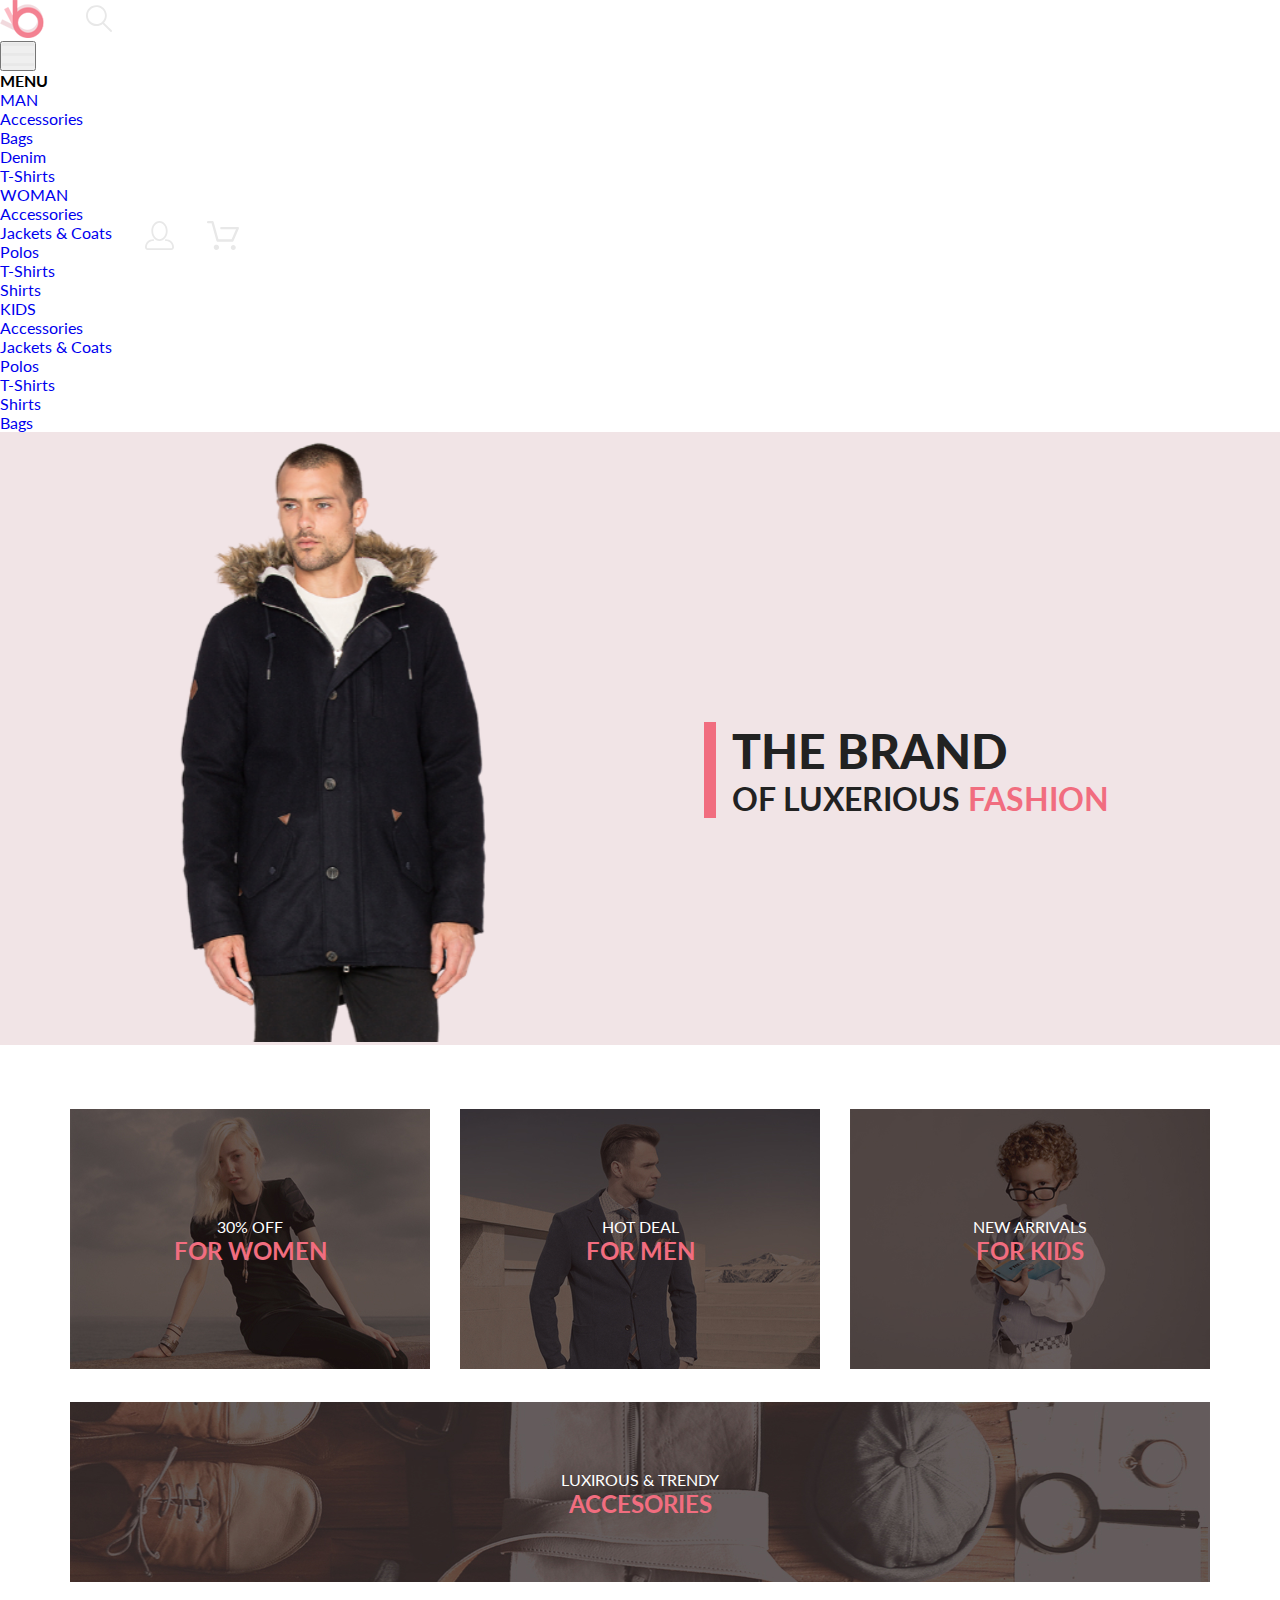
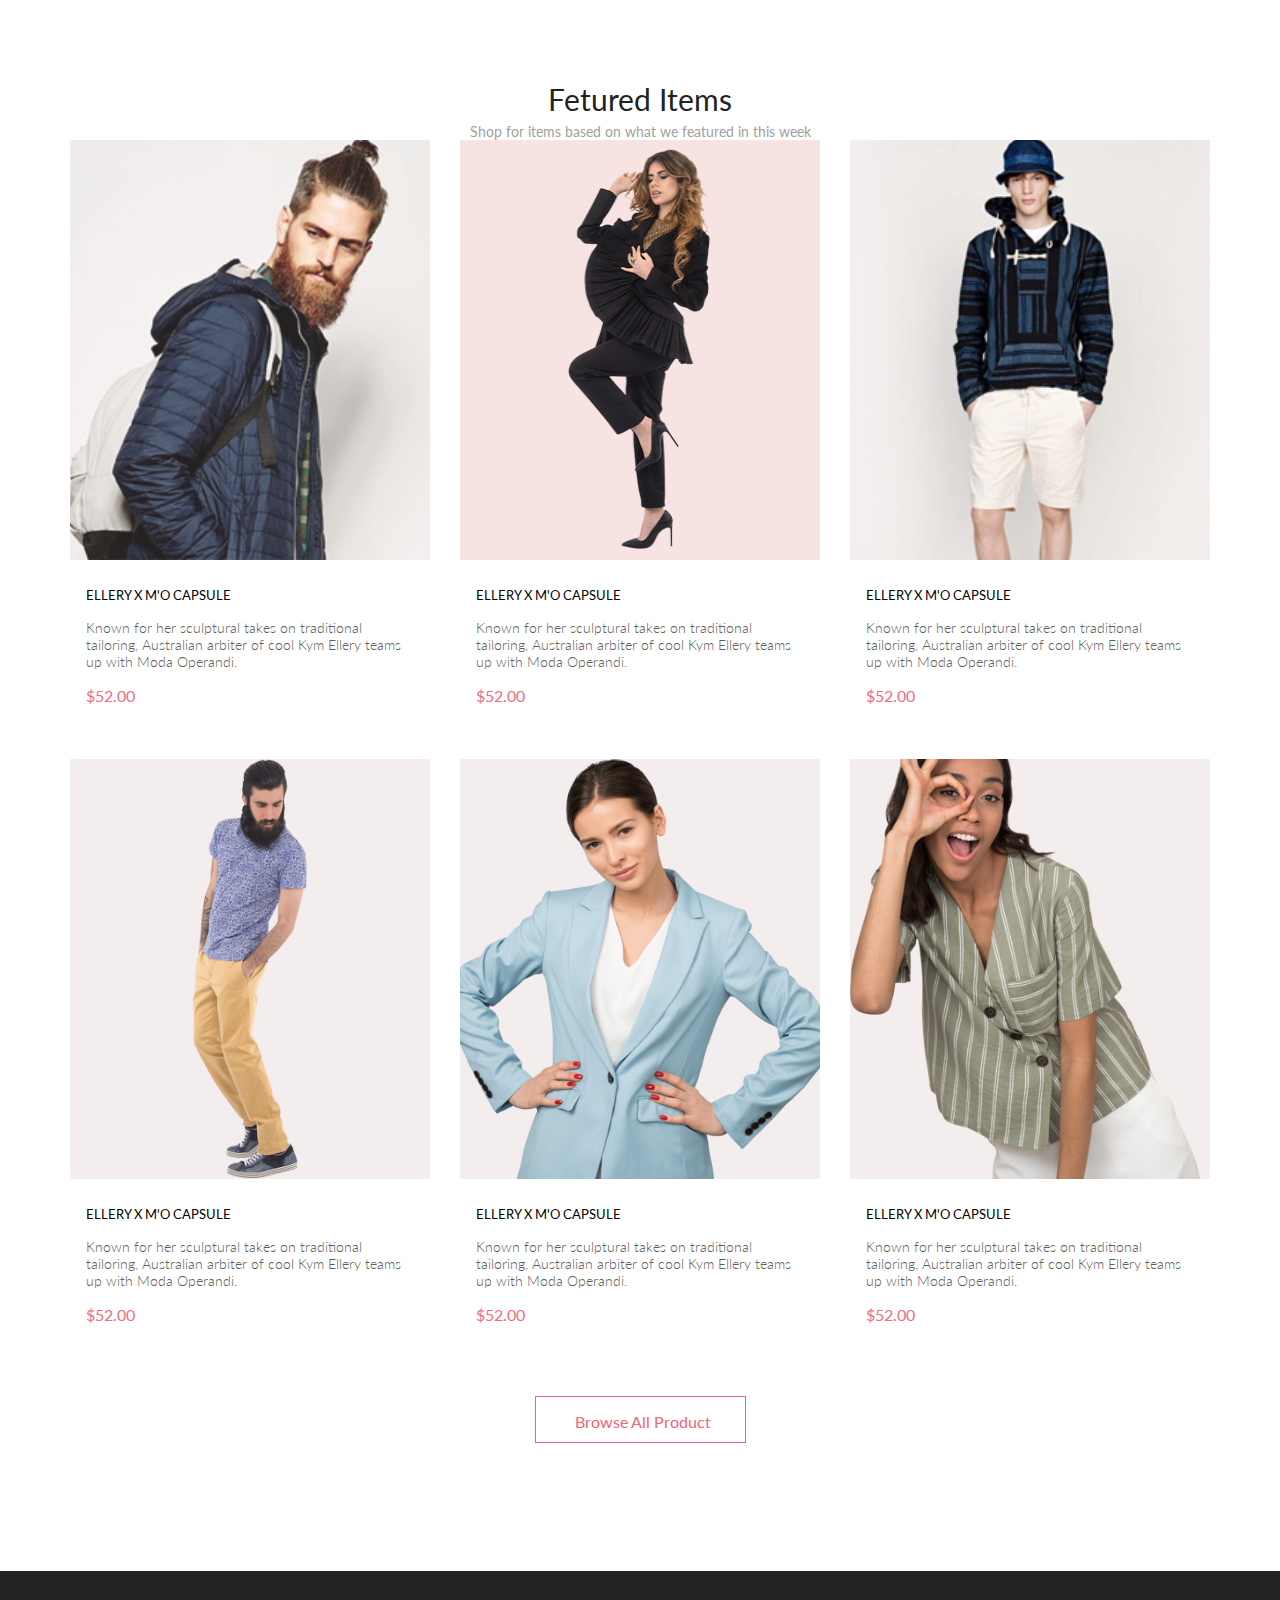
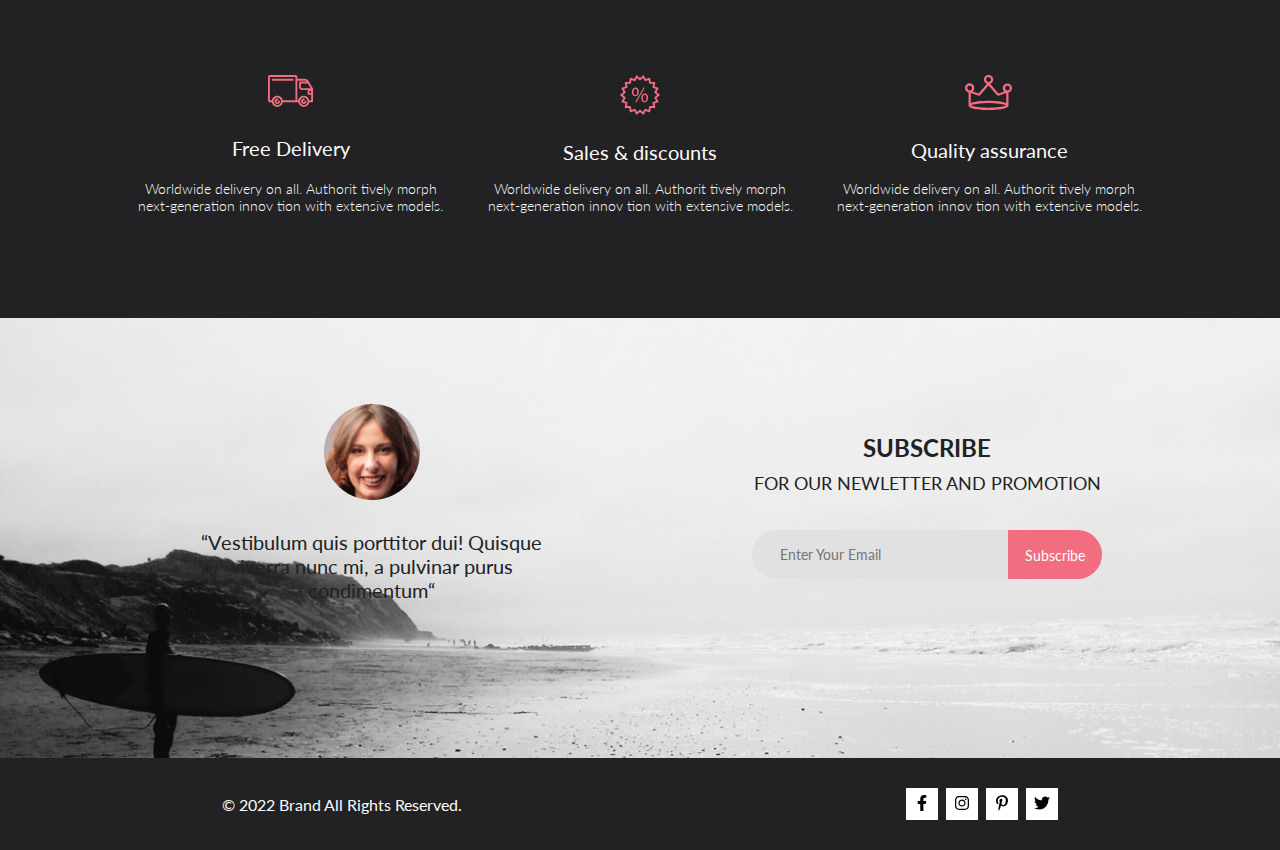
<file: index.html>
<!DOCTYPE html>
<html lang="en">

<head>
    <meta charset="UTF-8">
    <meta name="viewport" content="width=device-width, initial-scale=1.0">
    <title>Homework 10</title>
    <link rel="preconnect" href="https://fonts.googleapis.com">
    <link rel="preconnect" href="https://fonts.gstatic.com" crossorigin>
    <link href="https://fonts.googleapis.com/css2?family=Lato:wght@300;400;700;900&family=Open+Sans:wght@600;700;800&display=swap" rel="stylesheet">
    <link rel="stylesheet" href="style.css">
</head>

<body>
    <div class="top">
        <header class="header_main">
            <div class="header_left">
                <a href="#"><img src="img/logo_main.svg" alt="logo"></a>
                <a href="#"><img src="img/search.svg" alt="search"></a>
            </div>
            <nav class="header_right">
              <div class="header_menu">
                <div class="button__menu">
                    
                    <div class="drop__menu">
                      <button class="dropbtn"><img src="img/menu.svg" alt="menu"></button>
                      <div class="dropdown__menu__content">
                        <h4 class="heading__drop__list">MENU</h4>
                        <a class="main__link" href="#">MAN</a>
                           <ul class="drop__menu__list">
                            <li><a href="#" class="list__link">Accessories</a></li>
                            <li><a href="#" class="list__link">Bags</a></li>
                            <li><a href="#" class="list__link">Denim</a></li>
                            <li><a href="#" class="list__link">T-Shirts</a></li>
                          </ul>
                        <a class="main__link" href="#">WOMAN</a>
                          <ul class="drop__menu__list">
                            <li><a href="#" class="list__link">Accessories</a></li>
                            <li><a href="#" class="list__link">Jackets & Coats</a></li>
                            <li><a href="#" class="list__link">Polos</a></li>
                            <li><a href="#" class="list__link">T-Shirts</a></li>
                            <li><a href="#" class="list__link">Shirts</a></li>
                          </ul>
                        <a class="main__link" href="#">KIDS</a>
                          <ul class="drop__menu__list">
                            <li><a href="#" class="list__link">Accessories</a></li>
                            <li><a href="#" class="list__link">Jackets & Coats</a></li>
                            <li><a href="#" class="list__link">Polos</a></li>
                            <li><a href="#" class="list__link">T-Shirts</a></li>
                            <li><a href="#" class="list__link">Shirts</a></li>
                            <li><a href="#" class="list__link">Bags</a></li>
                      </ul>
                      </div>
                    </div>
                    </div>
                </div>
              
            
                <a href="#" class="header_account"><img src="img/account.svg" alt="account"></a>
                <a href="#" class="header_shopping_cart"><img src="img/shopping_cart.svg" alt="shoping_cart"></a>
            </nav>
        </header>
        <section class="promo">
            <div class="promo_img">
                <img src="img/main_img.svg" alt="main_img">
            </div>
            <div class="promo__content">
                <div class="promo__info">
                    <h1 class="promo__title">THE BRAND</h1>
                    <h2 class="promo__heading">OF LUXERIOUS <span class="colortext">FASHION</span></h2>
                </div>
            </div>
        </section>
    </div>
    <section class="sale_box">
        <div class="item">
            <img src="img/img_sale_1.jpg" alt="img_1">
            <div class="sale_content">
                <p class="sale_text">30% OFF</p>
                <h3 class="sale_heading">FOR WOMEN</h3>
            </div>
        </div>
        <div class="item">
            <img src="img/img_sale_2.jpg" alt="img_2">
            <div class="sale_content">
                <p class="sale_text">HOT DEAL</p>
                <h3 class="sale_heading">FOR MEN</h3>
            </div>
        </div>
        <div class="item">
            <img src="img/img_sale_3.jpg" alt="img_3">
            <div class="sale_content">
                <p class="sale_text">NEW ARRIVALS</p>
                <h3 class="sale_heading">FOR KIDS</h3>
            </div>
        </div>
        <div class="item item_big">
            <img src="img/img_sale_4.jpg" alt="img_4">
            <div class="sale_content">
                <p class="sale_text">LUXIROUS & TRENDY</p>
                <h3 class="sale_heading">ACCESORIES</h3>
            </div>
        </div>
    </section>
    <div class="content">
        <h2 class="content_heading">Fetured Items</h2>
        <p class="content_text">Shop for items based on what we featured in this week</p>
        <div class="content_sale">

            <div class="item_sale">
                <a href="#">
                  <div class="image_container">
                    <img class="item_img" src="img/img_content_1.svg" alt="img_1">
                    <div class="image_overlay"><img src="img/add_cart.svg" alt="basket"></div>
                  </div>
                  <div class="description">
                    <h5 class="heading_content_sale">ELLERY X M'O CAPSULE</h5>
                    <p class="item_text">Known for her sculptural takes on traditional tailoring, Australian arbiter of cool Kym Ellery teams up with Moda Operandi.</p>
                    <p class="price_product">$52.00</p>
                  </div>
                </a>
              </div>

              <div class="item_sale">
                <a href="#">
                  <div class="image_container">
                    <img class="item_img" src="img/img_content_2.svg" alt="img_2">
                    <div class="image_overlay"><img src="img/add_cart.svg" alt="basket"></div>
                  </div>
                  <div class="description">
                    <h5 class="heading_content_sale">ELLERY X M'O CAPSULE</h5>
                    <p class="item_text">Known for her sculptural takes on traditional tailoring, Australian arbiter of cool Kym Ellery teams up with Moda Operandi.</p>
                    <p class="price_product">$52.00</p>
                  </div>
                </a>
              </div>

              <div class="item_sale">
                <a href="#">
                  <div class="image_container">
                    <img class="item_img" src="img/img_content_3.svg" alt="img_3">
                    <div class="image_overlay"><img src="img/add_cart.svg" alt="basket"></div>
                  </div>
                  <div class="description">
                    <h5 class="heading_content_sale">ELLERY X M'O CAPSULE</h5>
                    <p class="item_text">Known for her sculptural takes on traditional tailoring, Australian arbiter of cool Kym Ellery teams up with Moda Operandi.</p>
                    <p class="price_product">$52.00</p>
                  </div>
                </a>
              </div>

              <div class="item_sale">
                <a href="#">
                  <div class="image_container">
                    <img class="item_img" src="img/img_content_4.svg" alt="img_4">
                    <div class="image_overlay"><img src="img/add_cart.svg" alt="basket"></div>
                  </div>
                  <div class="description">
                    <h5 class="heading_content_sale">ELLERY X M'O CAPSULE</h5>
                    <p class="item_text">Known for her sculptural takes on traditional tailoring, Australian arbiter of cool Kym Ellery teams up with Moda Operandi.</p>
                    <p class="price_product">$52.00</p>
                  </div>
                </a>
              </div>

              <div class="item_sale">
                <a href="#">
                  <div class="image_container">
                    <img class="item_img" src="img/img_content_5.svg" alt="img_5">
                    <div class="image_overlay"><img src="img/add_cart.svg" alt="basket"></div>
                  </div>
                  <div class="description">
                    <h5 class="heading_content_sale">ELLERY X M'O CAPSULE</h5>
                    <p class="item_text">Known for her sculptural takes on traditional tailoring, Australian arbiter of cool Kym Ellery teams up with Moda Operandi.</p>
                    <p class="price_product">$52.00</p>
                  </div>
                </a>
              </div>

              <div class="item_sale">
                <a href="#">
                  <div class="image_container">
                    <img class="item_img" src="img/img_content_6.svg" alt="img_6">
                    <div class="image_overlay"><img src="img/add_cart.svg" alt="basket"></div>
                  </div>
                  <div class="description">
                    <h5 class="heading_content_sale">ELLERY X M'O CAPSULE</h5>
                    <p class="item_text">Known for her sculptural takes on traditional tailoring, Australian arbiter of cool Kym Ellery teams up with Moda Operandi.</p>
                    <p class="price_product">$52.00</p>
                  </div>
                </a>
              </div>

        </div>
        <a class="button_browse" href="#">Browse All Product</a>
    </div>
	
    <div class="advantages__shop">
        <div class="content__advantages">
            <div class="advantage__item">
                <img src="img/delivery.svg" alt="advantage__img">
                <h3 class="advantage__title">Free Delivery</h3>
                <p class="advantage__text">Worldwide delivery on all. Authorit tively morph next-generation innov tion with extensive models.</p>
            </div>
            <div class="advantage__item">
                <img src="img/discount.svg" alt="advantage__img">
                <h3 class="advantage__title">Sales & discounts</h3>
                <p class="advantage__text">Worldwide delivery on all. Authorit tively morph next-generation innov tion with extensive models.</p>
            </div>
            <div class="advantage__item">
                <img src="img/crown.svg" alt="advantage__img">
                <h3 class="advantage__title">Quality assurance</h3>
                <p class="advantage__text">Worldwide delivery on all. Authorit tively morph next-generation innov tion with extensive models.</p>
            </div>
        </div>
    </div>
    <div class="branch__subscribe">
        <div class="content__subscribe">
            <div class="review">
                <img class="img__review" src="img/face.png" alt="img__review">
                <p class="text__review">“Vestibulum quis porttitor dui! Quisque viverra nunc mi, a pulvinar purus condimentum“</p>
            </div>
            <div class="subscribe__zone">
                <h1 class="subscribe__title">SUBSCRIBE</h1>
                <p class="subsribe__text">FOR OUR NEWLETTER AND PROMOTION</p>
                <div class="subscribe__buttons">
                    <input type="email" placeholder="       Enter Your Email" class="input__email">
                    <a class="button__subscribe" href="#">Subscribe</a>
                </div>
            </div>
        </div>
    </div>
    
        <footer class="footer">
            <div class="footer__left">
                <p class="rights__text">&copy; 2022 Brand All Rights Reserved.</p>
            </div>
            <div class="footer__icons">
                <div class="square">
                    <div class="icon__facebook">
                        <a href="#" class="icon"><svg xmlns="http://www.w3.org/2000/svg" height="1em" viewBox="0 0 320 512"><!--! Font Awesome Free 6.4.0 by @fontawesome - https://fontawesome.com License - https://fontawesome.com/license (Commercial License) Copyright 2023 Fonticons, Inc. --><style>svg{fill:#000000}</style><path d="M279.14 288l14.22-92.66h-88.91v-60.13c0-25.35 12.42-50.06 52.24-50.06h40.42V6.26S260.43 0 225.36 0c-73.22 0-121.08 44.38-121.08 124.72v70.62H22.89V288h81.39v224h100.17V288z"/></svg></a>
                    </div>
                </div>
                
                <div class="square">
                    <div class="icon__instagram">
                        <a href="#" class="icon"><svg xmlns="http://www.w3.org/2000/svg" height="1em" viewBox="0 0 448 512"><!--! Font Awesome Free 6.4.0 by @fontawesome - https://fontawesome.com License - https://fontawesome.com/license (Commercial License) Copyright 2023 Fonticons, Inc. --><style>svg{fill:#000000}</style><path d="M224.1 141c-63.6 0-114.9 51.3-114.9 114.9s51.3 114.9 114.9 114.9S339 319.5 339 255.9 287.7 141 224.1 141zm0 189.6c-41.1 0-74.7-33.5-74.7-74.7s33.5-74.7 74.7-74.7 74.7 33.5 74.7 74.7-33.6 74.7-74.7 74.7zm146.4-194.3c0 14.9-12 26.8-26.8 26.8-14.9 0-26.8-12-26.8-26.8s12-26.8 26.8-26.8 26.8 12 26.8 26.8zm76.1 27.2c-1.7-35.9-9.9-67.7-36.2-93.9-26.2-26.2-58-34.4-93.9-36.2-37-2.1-147.9-2.1-184.9 0-35.8 1.7-67.6 9.9-93.9 36.1s-34.4 58-36.2 93.9c-2.1 37-2.1 147.9 0 184.9 1.7 35.9 9.9 67.7 36.2 93.9s58 34.4 93.9 36.2c37 2.1 147.9 2.1 184.9 0 35.9-1.7 67.7-9.9 93.9-36.2 26.2-26.2 34.4-58 36.2-93.9 2.1-37 2.1-147.8 0-184.8zM398.8 388c-7.8 19.6-22.9 34.7-42.6 42.6-29.5 11.7-99.5 9-132.1 9s-102.7 2.6-132.1-9c-19.6-7.8-34.7-22.9-42.6-42.6-11.7-29.5-9-99.5-9-132.1s-2.6-102.7 9-132.1c7.8-19.6 22.9-34.7 42.6-42.6 29.5-11.7 99.5-9 132.1-9s102.7-2.6 132.1 9c19.6 7.8 34.7 22.9 42.6 42.6 11.7 29.5 9 99.5 9 132.1s2.7 102.7-9 132.1z"/></svg></a>
                    </div>
                </div>
                
                <div class="square">
                    <div class="icon__pinterest">
                        <a href="#" class="icon"><svg xmlns="http://www.w3.org/2000/svg" height="1em" viewBox="0 0 384 512"><!--! Font Awesome Free 6.4.0 by @fontawesome - https://fontawesome.com License - https://fontawesome.com/license (Commercial License) Copyright 2023 Fonticons, Inc. --><style>svg{fill:#000000}</style><path d="M204 6.5C101.4 6.5 0 74.9 0 185.6 0 256 39.6 296 63.6 296c9.9 0 15.6-27.6 15.6-35.4 0-9.3-23.7-29.1-23.7-67.8 0-80.4 61.2-137.4 140.4-137.4 68.1 0 118.5 38.7 118.5 109.8 0 53.1-21.3 152.7-90.3 152.7-24.9 0-46.2-18-46.2-43.8 0-37.8 26.4-74.4 26.4-113.4 0-66.2-93.9-54.2-93.9 25.8 0 16.8 2.1 35.4 9.6 50.7-13.8 59.4-42 147.9-42 209.1 0 18.9 2.7 37.5 4.5 56.4 3.4 3.8 1.7 3.4 6.9 1.5 50.4-69 48.6-82.5 71.4-172.8 12.3 23.4 44.1 36 69.3 36 106.2 0 153.9-103.5 153.9-196.8C384 71.3 298.2 6.5 204 6.5z"/></svg></a>
                    </div>
                </div>
                
                <div class="square">
                    <div class="icon__twitter">
                        <a href="#" class="icon"><svg xmlns="http://www.w3.org/2000/svg" height="1em" viewBox="0 0 512 512"><!--! Font Awesome Free 6.4.0 by @fontawesome - https://fontawesome.com License - https://fontawesome.com/license (Commercial License) Copyright 2023 Fonticons, Inc. --><style>svg{fill:#000000}</style><path d="M459.37 151.716c.325 4.548.325 9.097.325 13.645 0 138.72-105.583 298.558-298.558 298.558-59.452 0-114.68-17.219-161.137-47.106 8.447.974 16.568 1.299 25.34 1.299 49.055 0 94.213-16.568 130.274-44.832-46.132-.975-84.792-31.188-98.112-72.772 6.498.974 12.995 1.624 19.818 1.624 9.421 0 18.843-1.3 27.614-3.573-48.081-9.747-84.143-51.98-84.143-102.985v-1.299c13.969 7.797 30.214 12.67 47.431 13.319-28.264-18.843-46.781-51.005-46.781-87.391 0-19.492 5.197-37.36 14.294-52.954 51.655 63.675 129.3 105.258 216.365 109.807-1.624-7.797-2.599-15.918-2.599-24.04 0-57.828 46.782-104.934 104.934-104.934 30.213 0 57.502 12.67 76.67 33.137 23.715-4.548 46.456-13.32 66.599-25.34-7.798 24.366-24.366 44.833-46.132 57.827 21.117-2.273 41.584-8.122 60.426-16.243-14.292 20.791-32.161 39.308-52.628 54.253z"/></svg></a>
                    </div>
                </div>
                
            </div>
        </footer>   

</body>

</html>
</file>
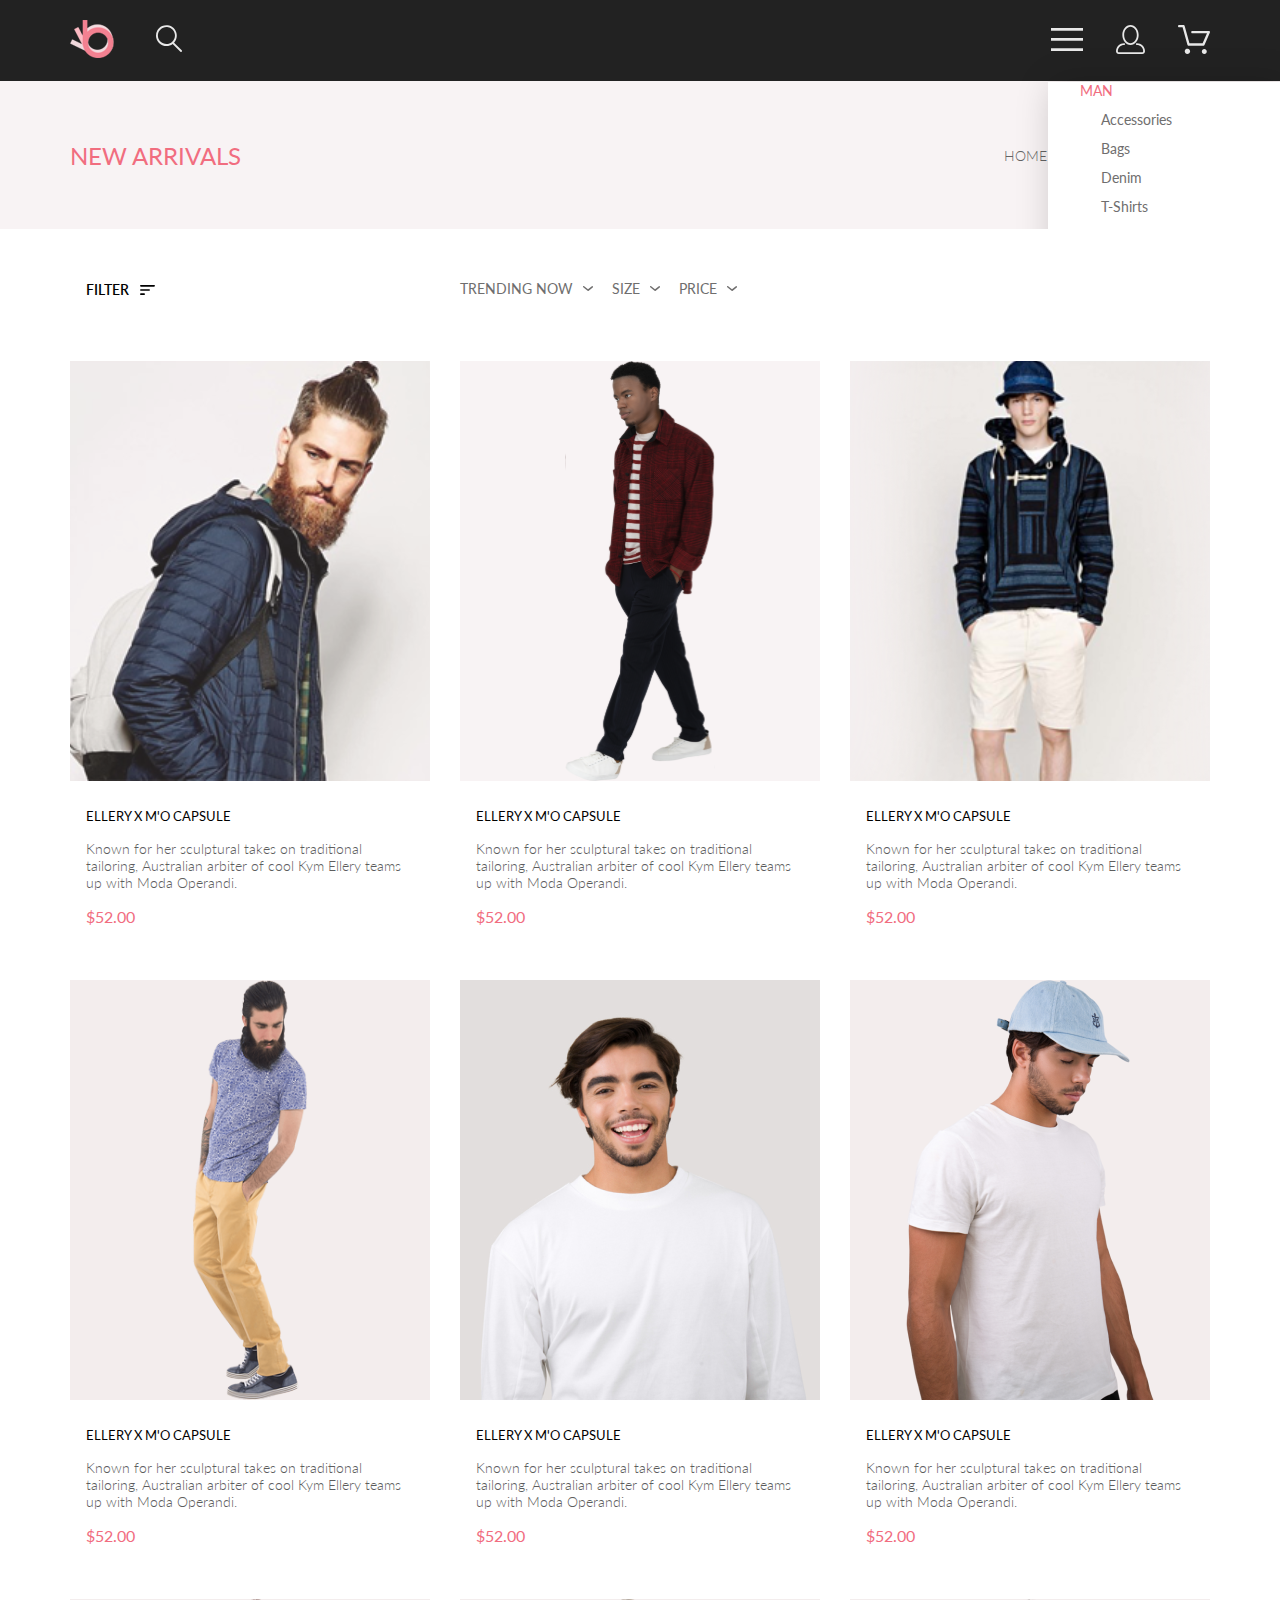
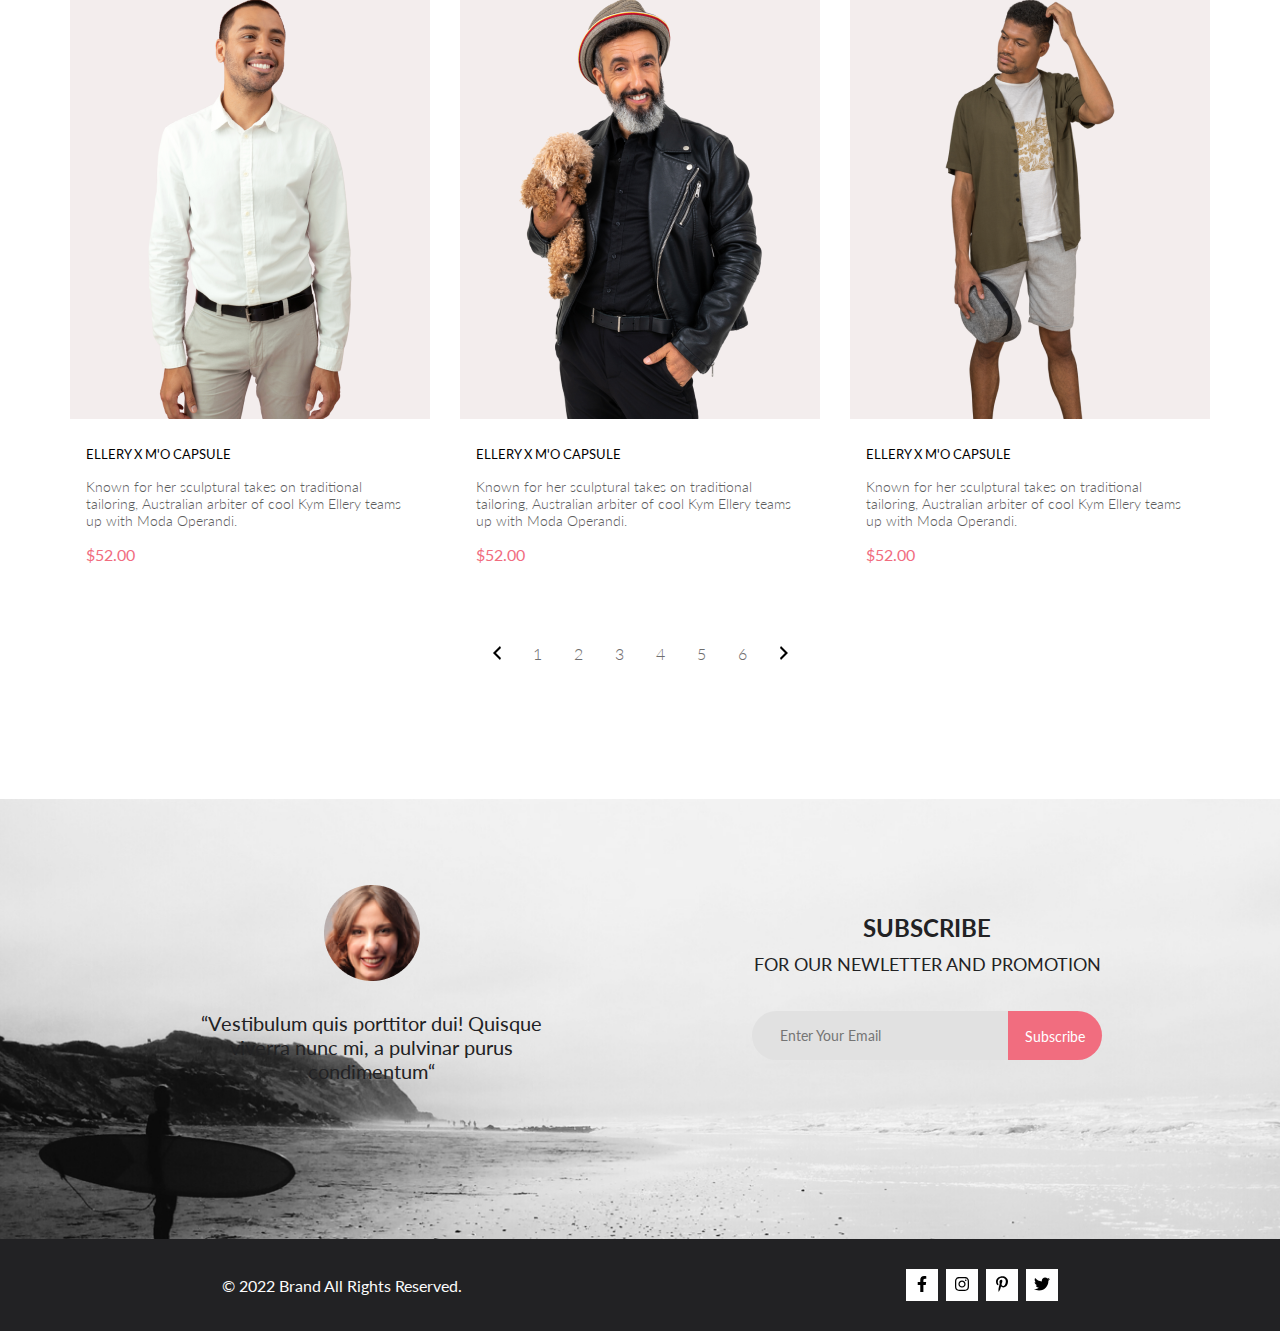
<file: catalog.html>
<!DOCTYPE html>
<html lang="en">
    <head>
        <meta charset="UTF-8">
        <meta name="viewport" content="width=device-width, initial-scale=1.0">
        <title>Homework 12</title>
        <link rel="preconnect" href="https://fonts.googleapis.com">
        <link rel="preconnect" href="https://fonts.gstatic.com" crossorigin>
        <link href="https://fonts.googleapis.com/css2?family=Lato:wght@300;400;700;900&family=Open+Sans:wght@600;700;800&display=swap" rel="stylesheet">
        <link rel="preconnect" href="https://fonts.googleapis.com">
        <link rel="preconnect" href="https://fonts.gstatic.com" crossorigin>
        <link href="https://fonts.googleapis.com/css2?family=Lato:wght@300;400;700&family=Open+Sans:wght@600;       700;800&family=Roboto&display=swap" rel="stylesheet">
        <link rel="stylesheet" href="style.css">
    </head>
<body>

    <div class="top">
        <header class="header center">
            <div class="header_left">
                <a href="#"><img src="img/logo_main.svg" alt="logo"></a>
                <a href="#"><img src="img/search.svg" alt="search"></a>
            </div>
            <div class="header_right">
              
              <input id="burger" type="checkbox">
              <label for="burger"><img src="img/burger.svg" alt="burger-menu"></label>
              <nav class="nav">
                <div class="menu_item">
                    <a href="#" class="menu_item_title">MAN</a>
                    <ul class="menu_list">
                        <li><a class="menu_link" href="#">Accessories</a></li>
                        <li><a class="menu_link" href="#">Bags</a></li>
                        <li><a class="menu_link" href="#">Denim</a></li>
                        <li><a class="menu_link" href="#">T-Shirts</a></li>
                    </ul>
                </div>
                <div class="menu_item">
                    <a href="#" class="menu_item_title">WOMAN</a>
                    <ul class="menu_list">
                        <li><a class="menu_link" href="#">Accessories</a></li>
                        <li><a class="menu_link" href="#">Jackets & Coats</a></li>
                        <li><a class="menu_link" href="#">Polos</a></li>
                        <li><a class="menu_link" href="#">T-Shirts</a></li>
                        <li><a class="menu_link" href="#">Shirts</a></li>
                    </ul>
                </div>
                <div class="menu_item">
                    <a href="#" class="menu_item_title">KIDS</a>
                    <ul class="menu_list">
                        <li><a class="menu_link" href="#">Accessories</a></li>
                        <li><a class="menu_link" href="#">Jackets & Coats</a></li>
                        <li><a class="menu_link" href="#">Polos</a></li>
                        <li><a class="menu_link" href="#">T-Shirts</a></li>
                        <li><a class="menu_link" href="#">Shirts</a></li>
                        <li><a class="menu_link" href="#">Bags</a></li>
                    </ul>
                </div>
              </nav>
              <a href="#" class="header_account"><img src="img/account.svg" alt="account"></a>
              <a href="#" class="header_shopping_cart"><img src="img/shopping_cart.svg" alt="shoping_cart"></a>
            </div>
        </header>

        <header class="link__product">
          <div class="container header__link__product">
            <h1>NEW ARRIVALS</h1>
            <nav>
              <ul class="breadcrumbs">
                <li><a href="index.html" class="breadcrumbs__link">HOME</a></li>
                <li><a href="#" class="breadcrumbs__link">MEN</a></li>
                <li>NEW ARRIVALS</li>
              </ul>
            </nav>
          </div>
        </header>

       
    </div>

    <div class="box-content">
      <div class="filter-sort center">
        <details class="filter">
          <summary class="filter__summary"><span class="filter__heading">FILTER</span><svg width="15" height="10" viewBox="0 0 15 10" fill="none" xmlns="http://www.w3.org/2000/svg">
            <path d="M0.833333 10H4.16667C4.625 10 5 9.625 5 9.16667C5 8.70833 4.625 8.33333 4.16667 8.33333H0.833333C0.375 8.33333 0 8.70833 0 9.16667C0 9.625 0.375 10 0.833333 10ZM0 0.833333C0 1.29167 0.375 1.66667 0.833333 1.66667H14.1667C14.625 1.66667 15 1.29167 15 0.833333C15 0.375 14.625 0 14.1667 0H0.833333C0.375 0 0 0.375 0 0.833333ZM0.833333 5.83333H9.16667C9.625 5.83333 10 5.45833 10 5C10 4.54167 9.625 4.16667 9.16667 4.16667H0.833333C0.375 4.16667 0 4.54167 0 5C0 5.45833 0.375 5.83333 0.833333 5.83333Z" fill="black"/>
            </svg>
            </summary>
            <div class="filter__content">
              <details open class="filter__item">
                <summary class="filter__head">CATEGORY</summary>
                <div class="filter__link-box">
                <a href="#" class="filter__link">Accessories</a>
                <a href="#" class="filter__link">Bags</a>
                <a href="#" class="filter__link">Denim</a>
                <a href="#" class="filter__link">Hoodies & Sweatshirts</a>
                <a href="#" class="filter__link">Jackets & Coats</a>
                <a href="#" class="filter__link">Polos</a>
                <a href="#" class="filter__link">Shirts</a>
                <a href="#" class="filter__link">Shoes</a>
                <a href="#" class="filter__link">Sweaters & Knits</a>
                <a href="#" class="filter__link">T-Shirts</a>
                <a href="#" class="filter__link">Tanks</a>
                </div>
              </details>
              <details class="filter__item">
                <summary class="filter__head">BRAND</summary>
                <div class="filter__link-box">
                <a href="#" class="filter__link">Accessories</a>
                <a href="#" class="filter__link">Bags</a>
                <a href="#" class="filter__link">Denim</a>
                <a href="#" class="filter__link">Hoodies & Sweatshirts</a>
                <a href="#" class="filter__link">Jackets & Coats</a>
                <a href="#" class="filter__link">Polos</a>
                <a href="#" class="filter__link">Shirts</a>
                <a href="#" class="filter__link">Shoes</a>
                <a href="#" class="filter__link">Sweaters & Knits</a>
                <a href="#" class="filter__link">T-Shirts</a>
                <a href="#" class="filter__link">Tanks</a>
                </div>
              </details>
              <details class="filter__item">
                <summary class="filter__head">DESIGNER</summary>
                <div class="filter__link-box">
                <a href="#" class="filter__link">Accessories</a>
                <a href="#" class="filter__link">Bags</a>
                <a href="#" class="filter__link">Denim</a>
                <a href="#" class="filter__link">Hoodies & Sweatshirts</a>
                <a href="#" class="filter__link">Jackets & Coats</a>
                <a href="#" class="filter__link">Polos</a>
                <a href="#" class="filter__link">Shirts</a>
                <a href="#" class="filter__link">Shoes</a>
                <a href="#" class="filter__link">Sweaters & Knits</a>
                <a href="#" class="filter__link">T-Shirts</a>
                <a href="#" class="filter__link">Tanks</a>
                </div>
              </details>
            </div>
        </details>
        <div class="sort">
          <details class="sort__details">
            <summary class="sort__summary"><span class="sort__heading">TRENDING NOW</span> <svg width="11" height="6" viewBox="0 0 11 6" fill="none" xmlns="http://www.w3.org/2000/svg">
              <path d="M5.00214 5.00214C4.83521 5.00247 4.67343 4.94433 4.54488 4.83782L0.258102 1.2655C0.112196 1.14422 0.0204417 0.969958 0.00302325 0.781035C-0.0143952 0.592112 0.0439493 0.404007 0.165221 0.258101C0.286493 0.112196 0.460759 0.0204417 0.649682 0.00302327C0.838605 -0.0143952 1.02671 0.043949 1.17262 0.165221L5.00214 3.36602L8.83167 0.279536C8.90475 0.220188 8.98884 0.175869 9.0791 0.149125C9.16937 0.122382 9.26403 0.113741 9.35764 0.1237C9.45126 0.133659 9.54198 0.162021 9.6246 0.207156C9.70722 0.252292 9.7801 0.313311 9.83906 0.386705C9.90449 0.460167 9.95405 0.546351 9.98462 0.639855C10.0152 0.733359 10.0261 0.83217 10.0167 0.930097C10.0073 1.02802 9.97784 1.12296 9.93005 1.20895C9.88227 1.29494 9.81724 1.37013 9.73904 1.42982L5.45225 4.88068C5.32002 4.97036 5.16154 5.01312 5.00214 5.00214V5.00214Z" fill="#6F6E6E"/>
              </svg>
              </summary>
          </details>
          <details class="sort__details">
            <summary class="sort__summary"><span class="sort__heading">SIZE</span> <svg width="11" height="6" viewBox="0 0 11 6" fill="none" xmlns="http://www.w3.org/2000/svg">
              <path d="M5.00214 5.00214C4.83521 5.00247 4.67343 4.94433 4.54488 4.83782L0.258102 1.2655C0.112196 1.14422 0.0204417 0.969958 0.00302325 0.781035C-0.0143952 0.592112 0.0439493 0.404007 0.165221 0.258101C0.286493 0.112196 0.460759 0.0204417 0.649682 0.00302327C0.838605 -0.0143952 1.02671 0.043949 1.17262 0.165221L5.00214 3.36602L8.83167 0.279536C8.90475 0.220188 8.98884 0.175869 9.0791 0.149125C9.16937 0.122382 9.26403 0.113741 9.35764 0.1237C9.45126 0.133659 9.54198 0.162021 9.6246 0.207156C9.70722 0.252292 9.7801 0.313311 9.83906 0.386705C9.90449 0.460167 9.95405 0.546351 9.98462 0.639855C10.0152 0.733359 10.0261 0.83217 10.0167 0.930097C10.0073 1.02802 9.97784 1.12296 9.93005 1.20895C9.88227 1.29494 9.81724 1.37013 9.73904 1.42982L5.45225 4.88068C5.32002 4.97036 5.16154 5.01312 5.00214 5.00214V5.00214Z" fill="#6F6E6E"/>
              </svg>
              </summary>
              <div class="sort__box">
                <div class="sort__check">
                  <input id="sort__check1" type="checkbox">
                  <label for="sort__check1">XS</label>
                </div>
                <div class="sort__check">
                  <input id="sort__check2" type="checkbox">
                  <label for="sort__check2">S</label>
                </div>
                <div class="sort__check">
                  <input id="sort__check3" type="checkbox">
                  <label for="sort__check3">M</label>
                </div>
                <div class="sort__check">
                  <input id="sort__check4" type="checkbox">
                  <label for="sort__check4">L</label>
                </div>
              </div>
          </details>
          <details class="sort__details">
            <summary class="sort__summary"><span class="sort__heading">PRICE</span> <svg width="11" height="6" viewBox="0 0 11 6" fill="none" xmlns="http://www.w3.org/2000/svg">
              <path d="M5.00214 5.00214C4.83521 5.00247 4.67343 4.94433 4.54488 4.83782L0.258102 1.2655C0.112196 1.14422 0.0204417 0.969958 0.00302325 0.781035C-0.0143952 0.592112 0.0439493 0.404007 0.165221 0.258101C0.286493 0.112196 0.460759 0.0204417 0.649682 0.00302327C0.838605 -0.0143952 1.02671 0.043949 1.17262 0.165221L5.00214 3.36602L8.83167 0.279536C8.90475 0.220188 8.98884 0.175869 9.0791 0.149125C9.16937 0.122382 9.26403 0.113741 9.35764 0.1237C9.45126 0.133659 9.54198 0.162021 9.6246 0.207156C9.70722 0.252292 9.7801 0.313311 9.83906 0.386705C9.90449 0.460167 9.95405 0.546351 9.98462 0.639855C10.0152 0.733359 10.0261 0.83217 10.0167 0.930097C10.0073 1.02802 9.97784 1.12296 9.93005 1.20895C9.88227 1.29494 9.81724 1.37013 9.73904 1.42982L5.45225 4.88068C5.32002 4.97036 5.16154 5.01312 5.00214 5.00214V5.00214Z" fill="#6F6E6E"/>
              </svg>
              </summary>
          </details>
        </div>
      </div>
  
      <div class="content">
          
          <div class="content_sale">
  
              <div class="item_sale">
                  <a href="#">
                    <div class="image_container">
                      <img class="item_img" src="img/img_content_1.svg" alt="img_1">
                      <div class="image_overlay"><img src="img/add_cart.svg" alt="basket"></div>
                    </div>
                    <div class="description">
                      <h5 class="heading_content_sale">ELLERY X M'O CAPSULE</h5>
                      <p class="item_text">Known for her sculptural takes on traditional tailoring, Australian arbiter of cool Kym Ellery teams up with Moda Operandi.</p>
                      <p class="price_product">$52.00</p>
                    </div>
                  </a>
                </div>
  
                <div class="item_sale">
                  <a href="#">
                    <div class="image_container">
                      <img class="item_img" src="img/img_content_7.svg" alt="img_7" style="width: 360px; height: 420px; background: #F8F3F4" >
                      <div class="image_overlay"><img src="img/add_cart.svg" alt="basket"></div>
                    </div>
                    <div class="description">
                      <h5 class="heading_content_sale">ELLERY X M'O CAPSULE</h5>
                      <p class="item_text">Known for her sculptural takes on traditional tailoring, Australian arbiter of cool Kym Ellery teams up with Moda Operandi.</p>
                      <p class="price_product">$52.00</p>
                    </div>
                  </a>
                </div>
  
                <div class="item_sale">
                  <a href="#">
                    <div class="image_container">
                      <img class="item_img" src="img/img_content_3.svg" alt="img_3">
                      <div class="image_overlay"><img src="img/add_cart.svg" alt="basket"></div>
                    </div>
                    <div class="description">
                      <h5 class="heading_content_sale">ELLERY X M'O CAPSULE</h5>
                      <p class="item_text">Known for her sculptural takes on traditional tailoring, Australian arbiter of cool Kym Ellery teams up with Moda Operandi.</p>
                      <p class="price_product">$52.00</p>
                    </div>
                  </a>
                </div>
  
                <div class="item_sale">
                  <a href="#">
                    <div class="image_container">
                      <img class="item_img" src="img/img_content_4.svg" alt="img_4">
                      <div class="image_overlay"><img src="img/add_cart.svg" alt="basket"></div>
                    </div>
                    <div class="description">
                      <h5 class="heading_content_sale">ELLERY X M'O CAPSULE</h5>
                      <p class="item_text">Known for her sculptural takes on traditional tailoring, Australian arbiter of cool Kym Ellery teams up with Moda Operandi.</p>
                      <p class="price_product">$52.00</p>
                    </div>
                  </a>
                </div>
  
                <div class="item_sale">
                  <a href="#">
                    <div class="image_container">
                      <img class="item_img" src="img/img_content_8.png" alt="img_8">
                      <div class="image_overlay"><img src="img/add_cart.svg" alt="basket"></div>
                    </div>
                    <div class="description">
                      <h5 class="heading_content_sale">ELLERY X M'O CAPSULE</h5>
                      <p class="item_text">Known for her sculptural takes on traditional tailoring, Australian arbiter of cool Kym Ellery teams up with Moda Operandi.</p>
                      <p class="price_product">$52.00</p>
                    </div>
                  </a>
                </div>
  
                <div class="item_sale">
                  <a href="#">
                    <div class="image_container">
                      <img class="item_img" src="img/img_content_9.png" alt="img_9">
                      <div class="image_overlay"><img src="img/add_cart.svg" alt="basket"></div>
                    </div>
                    <div class="description">
                      <h5 class="heading_content_sale">ELLERY X M'O CAPSULE</h5>
                      <p class="item_text">Known for her sculptural takes on traditional tailoring, Australian arbiter of cool Kym Ellery teams up with Moda Operandi.</p>
                      <p class="price_product">$52.00</p>
                    </div>
                  </a>
                </div>
                
                <div class="item_sale">
                  <a href="#">
                    <div class="image_container">
                      <img class="item_img" src="img/img_content_10.png" alt="img_10">
                      <div class="image_overlay"><img src="img/add_cart.svg" alt="basket"></div>
                    </div>
                    <div class="description">
                      <h5 class="heading_content_sale">ELLERY X M'O CAPSULE</h5>
                      <p class="item_text">Known for her sculptural takes on traditional tailoring, Australian arbiter of cool Kym Ellery teams up with Moda Operandi.</p>
                      <p class="price_product">$52.00</p>
                    </div>
                  </a>
                </div>

                <div class="item_sale">
                  <a href="#">
                    <div class="image_container">
                      <img class="item_img" src="img/img_content_11.png" alt="img_11">
                      <div class="image_overlay"><img src="img/add_cart.svg" alt="basket"></div>
                    </div>
                    <div class="description">
                      <h5 class="heading_content_sale">ELLERY X M'O CAPSULE</h5>
                      <p class="item_text">Known for her sculptural takes on traditional tailoring, Australian arbiter of cool Kym Ellery teams up with Moda Operandi.</p>
                      <p class="price_product">$52.00</p>
                    </div>
                  </a>
                </div>

                <div class="item_sale">
                  <a href="#">
                    <div class="image_container">
                      <img class="item_img" src="img/img_content_12.png" alt="img_12">
                      <div class="image_overlay"><img src="img/add_cart.svg" alt="basket"></div>
                    </div>
                    <div class="description">
                      <h5 class="heading_content_sale">ELLERY X M'O CAPSULE</h5>
                      <p class="item_text">Known for her sculptural takes on traditional tailoring, Australian arbiter of cool Kym Ellery teams up with Moda Operandi.</p>
                      <p class="price_product">$52.00</p>
                    </div>
                  </a>
                </div>
          </div>

          <div class="pagination-box">
            <div class="pagination">
                <a class="arrow" href="#"><svg width="9" height="14" viewBox="0 0 9 14" fill="none"
                        xmlns="http://www.w3.org/2000/svg">
                        <path d="M8.995 2L3.995 7L8.995 12L7.995 14L0.994995 7L7.995 0L8.995 2Z" fill="black" />
                    </svg>
                </a>
                <a href="#">1</a>
                <a href="#">2</a>
                <a href="#">3</a>
                <a href="#">4</a>
                <a href="#">5</a>
                <a href="#">6</a>
                <a class="arrow" chref="#"><svg width="9" height="14" viewBox="0 0 9 14" fill="none"
                        xmlns="http://www.w3.org/2000/svg">
                        <path d="M0.994995 12L5.995 7L0.994995 2L1.995 0L8.995 7L1.995 14L0.994995 12Z" fill="black" />
                    </svg>
                </a>
            </div>
            
        </div>
      </div>
    </div>


    <div class="branch__subscribe">
        <div class="content__subscribe">
            <div class="review">
                <img class="img__review" src="img/face.png" alt="img__review">
                <p class="text__review">“Vestibulum quis porttitor dui! Quisque viverra nunc mi, a pulvinar purus condimentum“</p>
            </div>
            <div class="subscribe__zone">
                <h1 class="subscribe__title">SUBSCRIBE</h1>
                <p class="subsribe__text">FOR OUR NEWLETTER AND PROMOTION</p>
                <div class="subscribe__buttons">
                    <input type="email" placeholder="       Enter Your Email" class="input__email">
                    <a class="button__subscribe" href="#">Subscribe</a>
                </div>
            </div>
        </div>
    </div>
    
        <footer class="footer">
            <div class="footer__left">
                <p class="rights__text">&copy; 2022 Brand All Rights Reserved.</p>
            </div>
            <div class="footer__icons">
                <div class="square">
                    <div class="icon__facebook">
                        <a href="#" class="icon"><svg xmlns="http://www.w3.org/2000/svg" height="1em" viewBox="0 0 320 512"><!--! Font Awesome Free 6.4.0 by @fontawesome - https://fontawesome.com License - https://fontawesome.com/license (Commercial License) Copyright 2023 Fonticons, Inc. --><style>svg{fill:#000000}</style><path d="M279.14 288l14.22-92.66h-88.91v-60.13c0-25.35 12.42-50.06 52.24-50.06h40.42V6.26S260.43 0 225.36 0c-73.22 0-121.08 44.38-121.08 124.72v70.62H22.89V288h81.39v224h100.17V288z"/></svg></a>
                    </div>
                </div>
                
                <div class="square">
                    <div class="icon__instagram">
                        <a href="#" class="icon"><svg xmlns="http://www.w3.org/2000/svg" height="1em" viewBox="0 0 448 512"><!--! Font Awesome Free 6.4.0 by @fontawesome - https://fontawesome.com License - https://fontawesome.com/license (Commercial License) Copyright 2023 Fonticons, Inc. --><style>svg{fill:#000000}</style><path d="M224.1 141c-63.6 0-114.9 51.3-114.9 114.9s51.3 114.9 114.9 114.9S339 319.5 339 255.9 287.7 141 224.1 141zm0 189.6c-41.1 0-74.7-33.5-74.7-74.7s33.5-74.7 74.7-74.7 74.7 33.5 74.7 74.7-33.6 74.7-74.7 74.7zm146.4-194.3c0 14.9-12 26.8-26.8 26.8-14.9 0-26.8-12-26.8-26.8s12-26.8 26.8-26.8 26.8 12 26.8 26.8zm76.1 27.2c-1.7-35.9-9.9-67.7-36.2-93.9-26.2-26.2-58-34.4-93.9-36.2-37-2.1-147.9-2.1-184.9 0-35.8 1.7-67.6 9.9-93.9 36.1s-34.4 58-36.2 93.9c-2.1 37-2.1 147.9 0 184.9 1.7 35.9 9.9 67.7 36.2 93.9s58 34.4 93.9 36.2c37 2.1 147.9 2.1 184.9 0 35.9-1.7 67.7-9.9 93.9-36.2 26.2-26.2 34.4-58 36.2-93.9 2.1-37 2.1-147.8 0-184.8zM398.8 388c-7.8 19.6-22.9 34.7-42.6 42.6-29.5 11.7-99.5 9-132.1 9s-102.7 2.6-132.1-9c-19.6-7.8-34.7-22.9-42.6-42.6-11.7-29.5-9-99.5-9-132.1s-2.6-102.7 9-132.1c7.8-19.6 22.9-34.7 42.6-42.6 29.5-11.7 99.5-9 132.1-9s102.7-2.6 132.1 9c19.6 7.8 34.7 22.9 42.6 42.6 11.7 29.5 9 99.5 9 132.1s2.7 102.7-9 132.1z"/></svg></a>
                    </div>
                </div>
                
                <div class="square">
                    <div class="icon__pinterest">
                        <a href="#" class="icon"><svg xmlns="http://www.w3.org/2000/svg" height="1em" viewBox="0 0 384 512"><!--! Font Awesome Free 6.4.0 by @fontawesome - https://fontawesome.com License - https://fontawesome.com/license (Commercial License) Copyright 2023 Fonticons, Inc. --><style>svg{fill:#000000}</style><path d="M204 6.5C101.4 6.5 0 74.9 0 185.6 0 256 39.6 296 63.6 296c9.9 0 15.6-27.6 15.6-35.4 0-9.3-23.7-29.1-23.7-67.8 0-80.4 61.2-137.4 140.4-137.4 68.1 0 118.5 38.7 118.5 109.8 0 53.1-21.3 152.7-90.3 152.7-24.9 0-46.2-18-46.2-43.8 0-37.8 26.4-74.4 26.4-113.4 0-66.2-93.9-54.2-93.9 25.8 0 16.8 2.1 35.4 9.6 50.7-13.8 59.4-42 147.9-42 209.1 0 18.9 2.7 37.5 4.5 56.4 3.4 3.8 1.7 3.4 6.9 1.5 50.4-69 48.6-82.5 71.4-172.8 12.3 23.4 44.1 36 69.3 36 106.2 0 153.9-103.5 153.9-196.8C384 71.3 298.2 6.5 204 6.5z"/></svg></a>
                    </div>
                </div>
                
                <div class="square">
                    <div class="icon__twitter">
                        <a href="#" class="icon"><svg xmlns="http://www.w3.org/2000/svg" height="1em" viewBox="0 0 512 512"><!--! Font Awesome Free 6.4.0 by @fontawesome - https://fontawesome.com License - https://fontawesome.com/license (Commercial License) Copyright 2023 Fonticons, Inc. --><style>svg{fill:#000000}</style><path d="M459.37 151.716c.325 4.548.325 9.097.325 13.645 0 138.72-105.583 298.558-298.558 298.558-59.452 0-114.68-17.219-161.137-47.106 8.447.974 16.568 1.299 25.34 1.299 49.055 0 94.213-16.568 130.274-44.832-46.132-.975-84.792-31.188-98.112-72.772 6.498.974 12.995 1.624 19.818 1.624 9.421 0 18.843-1.3 27.614-3.573-48.081-9.747-84.143-51.98-84.143-102.985v-1.299c13.969 7.797 30.214 12.67 47.431 13.319-28.264-18.843-46.781-51.005-46.781-87.391 0-19.492 5.197-37.36 14.294-52.954 51.655 63.675 129.3 105.258 216.365 109.807-1.624-7.797-2.599-15.918-2.599-24.04 0-57.828 46.782-104.934 104.934-104.934 30.213 0 57.502 12.67 76.67 33.137 23.715-4.548 46.456-13.32 66.599-25.34-7.798 24.366-24.366 44.833-46.132 57.827 21.117-2.273 41.584-8.122 60.426-16.243-14.292 20.791-32.161 39.308-52.628 54.253z"/></svg></a>
                    </div>
                </div>
                
            </div>
        </footer>   

</body>
</html>
</file>
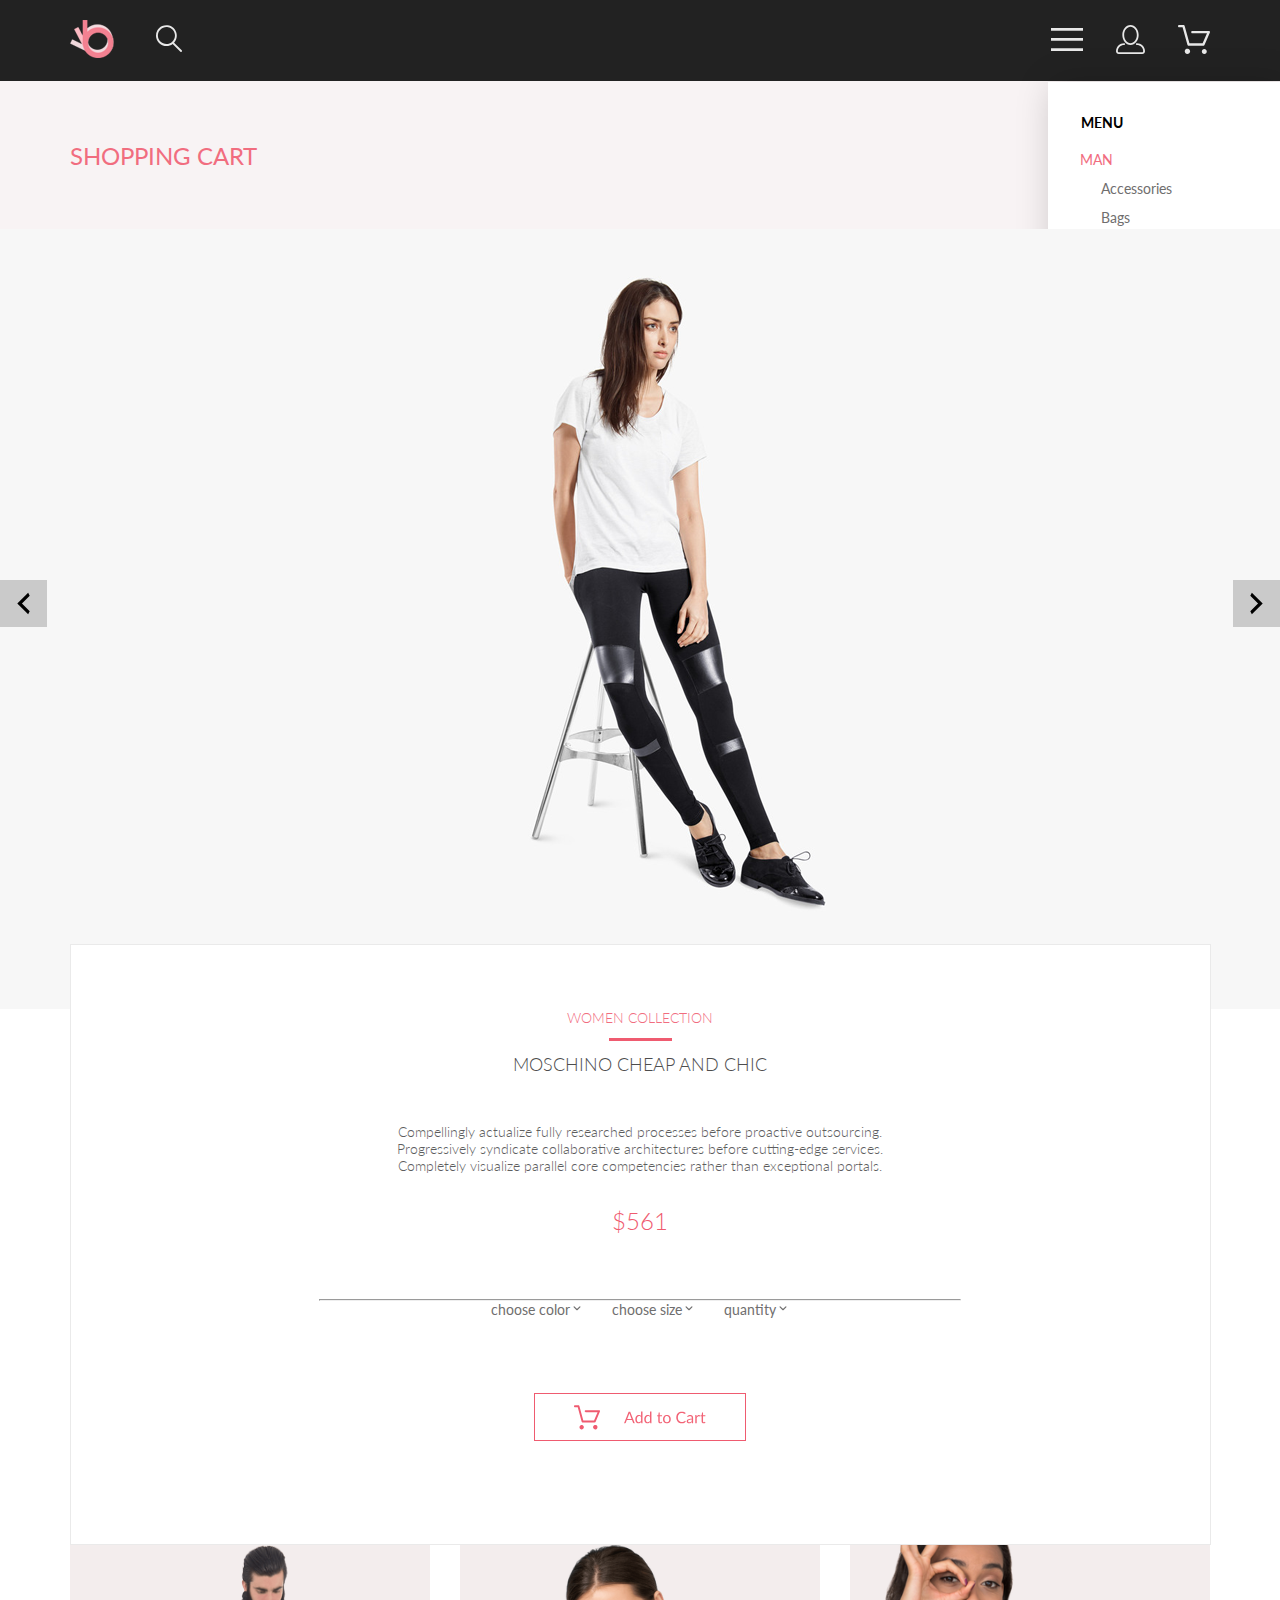
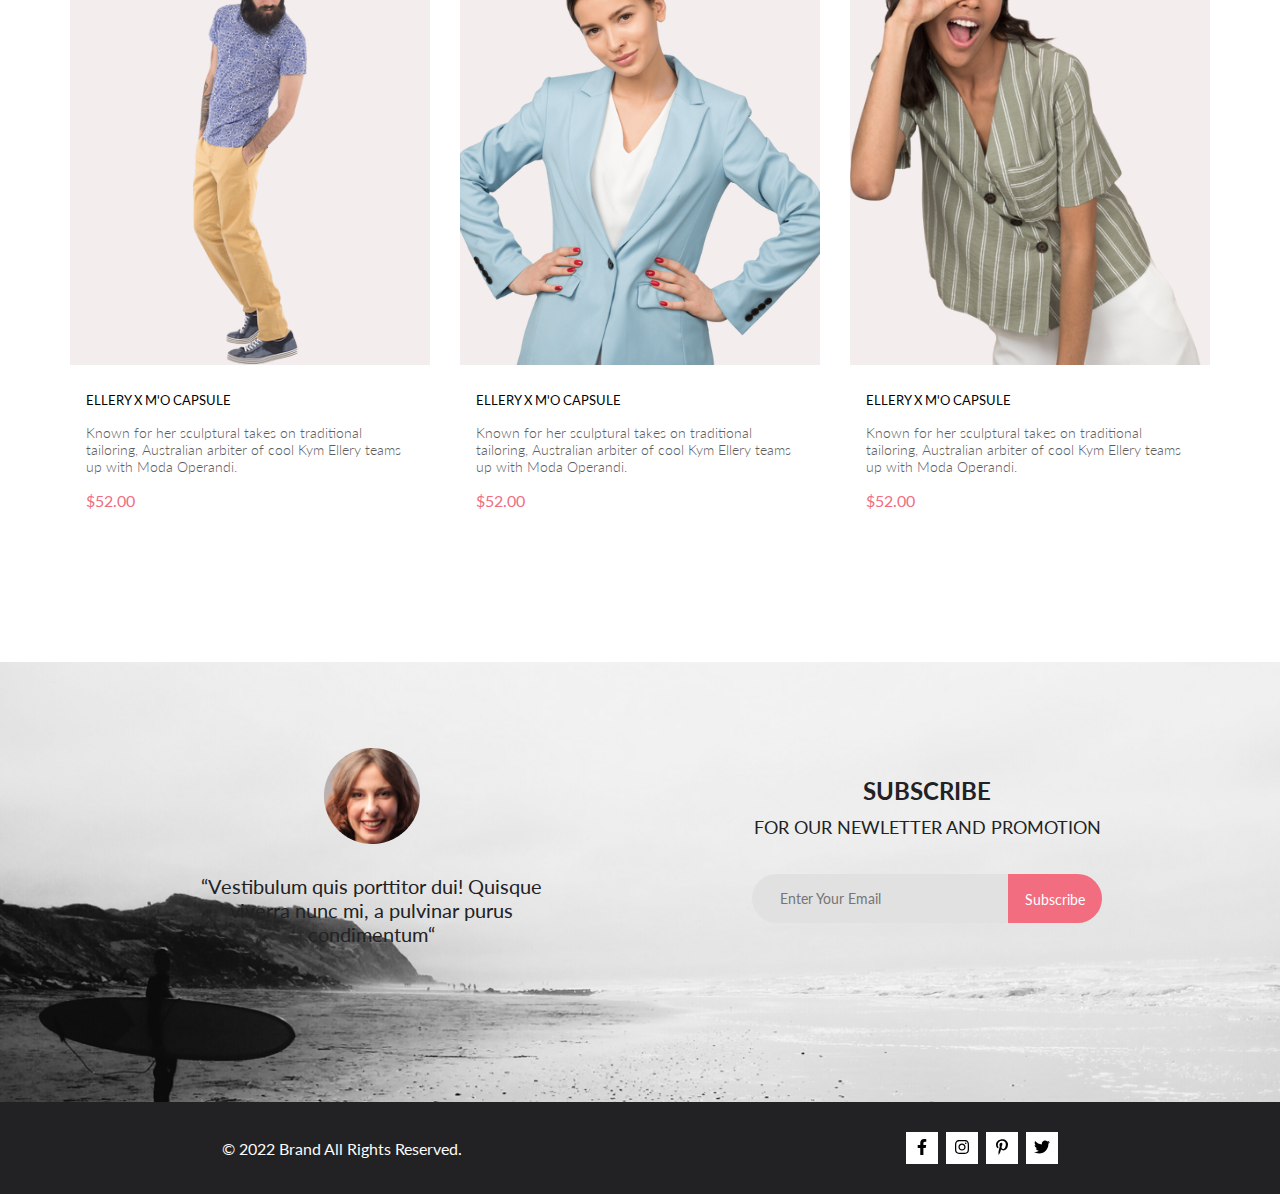
<file: product.html>
<!DOCTYPE html>
<html lang="en">
    <head>
        <meta charset="UTF-8">
        <meta name="viewport" content="width=device-width, initial-scale=1.0">
        <title>Homework 11</title>
        <link rel="preconnect" href="https://fonts.googleapis.com">
        <link rel="preconnect" href="https://fonts.gstatic.com" crossorigin>
        <link href="https://fonts.googleapis.com/css2?family=Lato:wght@300;400;700;900&family=Open+Sans:wght@600;700;800&display=swap" rel="stylesheet">
        <link rel="stylesheet" href="style.css">
    </head>
<body>
  <div class="top">
    <header class="header center">
        <div class="header_left">
            <a href="#"><img src="img/logo_main.svg" alt="logo"></a>
            <a href="#"><img src="img/search.svg" alt="search"></a>
        </div>
        <div class="header_right">
          
          <input id="burger" type="checkbox">
          <label for="burger"><img src="img/burger.svg" alt="burger-menu"></label>
          <nav class="nav">
            <ul><h4>MENU</h4></ul>
            <div class="menu_item">
                <a href="#" class="menu_item_title">MAN</a>
                <ul class="menu_list">
                    <li><a class="menu_link" href="#">Accessories</a></li>
                    <li><a class="menu_link" href="#">Bags</a></li>
                    <li><a class="menu_link" href="#">Denim</a></li>
                    <li><a class="menu_link" href="#">T-Shirts</a></li>
                </ul>
            </div>
            <div class="menu_item">
                <a href="#" class="menu_item_title">WOMAN</a>
                <ul class="menu_list">
                    <li><a class="menu_link" href="#">Accessories</a></li>
                    <li><a class="menu_link" href="#">Jackets & Coats</a></li>
                    <li><a class="menu_link" href="#">Polos</a></li>
                    <li><a class="menu_link" href="#">T-Shirts</a></li>
                    <li><a class="menu_link" href="#">Shirts</a></li>
                </ul>
            </div>
            <div class="menu_item">
                <a href="#" class="menu_item_title">KIDS</a>
                <ul class="menu_list">
                    <li><a class="menu_link" href="#">Accessories</a></li>
                    <li><a class="menu_link" href="#">Jackets & Coats</a></li>
                    <li><a class="menu_link" href="#">Polos</a></li>
                    <li><a class="menu_link" href="#">T-Shirts</a></li>
                    <li><a class="menu_link" href="#">Shirts</a></li>
                    <li><a class="menu_link" href="#">Bags</a></li>
                </ul>
            </div>
          </nav>
          <a href="#" class="header_account"><img src="img/account.svg" alt="account"></a>
          <a href="#" class="header_shopping_cart"><img src="img/shopping_cart.svg" alt="shoping_cart"></a>
        </div>
    </header>

    <header class="link__product">
      <div class="container header__link__product">
        <h1>SHOPPING CART</h1>
        
      </div>
    </header>
</div>
    
    <main>
      <section class="show__main">
        <div class="show__arrivals">
          <div class="button__arrow"><svg width="47" height="47" viewBox="0 0 47 47" fill="none" xmlns="http://www.w3.org/2000/svg">
            
            <path d="M29.6998 15.7499L21.9498 23.4999L29.6998 31.2499L28.1498 34.3499L17.2998 23.4999L28.1498 12.6499L29.6998 15.7499Z" fill="black"/>
            </svg>
            
            </div>
          <div class="show_product">
            <img src="img/new_arrivals_girl.svg" alt="new_arrivals">
          </div>
          <div class="button__arrow"><svg width="47" height="47" viewBox="0 0 47 47" fill="none" xmlns="http://www.w3.org/2000/svg">
            
            <path d="M17.2998 31.2499L25.0498 23.4999L17.2998 15.7499L18.8498 12.6499L29.6998 23.4999L18.8498 34.3499L17.2998 31.2499Z" fill="black"/>
            </svg>
            
            </div>

        </div>            
      </section>

     
      
      <section class="showroom">
        <div class="product__info">
            <p class="product__info__h">WOMEN COLLECTION</p>
            <span></span>
            <h3>MOSCHINO CHEAP AND CHIC</h3>
            <p class="product__info__text">Compellingly actualize fully researched processes before proactive
                outsourcing. Progressively
                syndicate collaborative
                architectures before cutting-edge services. Completely visualize parallel core competencies rather
                than exceptional
                portals.</p>
            <p class="product__info__price">$561</p>
            <hr>
            <div class="product__info__features">
                <button class="features features_hov-pink">choose color <svg xmlns="http://www.w3.org/2000/svg" xmlns:xlink="http://www.w3.org/1999/xlink" aria-hidden="true" focusable="false" width="1em" height="1em" preserveAspectRatio="xMidYMid meet" viewBox="0 0 24 24" class="iconify features_icon" data-inline="false" data-icon="majesticons:chevron-down-line" style="transform: rotate(360deg);"><path fill="none" stroke="currentColor" stroke-linecap="round" stroke-linejoin="round" stroke-width="2" d="m17 10l-5 5l-5-5"></path></svg></button>
                <button class="features features_hov-pink">choose size <svg xmlns="http://www.w3.org/2000/svg" xmlns:xlink="http://www.w3.org/1999/xlink" aria-hidden="true" focusable="false" width="1em" height="1em" preserveAspectRatio="xMidYMid meet" viewBox="0 0 24 24" class="iconify features_icon" data-inline="false" data-icon="majesticons:chevron-down-line" style="transform: rotate(360deg);"><path fill="none" stroke="currentColor" stroke-linecap="round" stroke-linejoin="round" stroke-width="2" d="m17 10l-5 5l-5-5"></path></svg></button>
                <button class="features features_hov-pink">quantity <svg xmlns="http://www.w3.org/2000/svg" xmlns:xlink="http://www.w3.org/1999/xlink" aria-hidden="true" focusable="false" width="1em" height="1em" preserveAspectRatio="xMidYMid meet" viewBox="0 0 24 24" class="iconify features_icon" data-inline="false" data-icon="majesticons:chevron-down-line" style="transform: rotate(360deg);"><path fill="none" stroke="currentColor" stroke-linecap="round" stroke-linejoin="round" stroke-width="2" d="m17 10l-5 5l-5-5"></path></svg></button>
            </div>
            <a href="#" class="product__info__button">
              <svg class="add__to__cart" width="27" height="25" viewBox="0 0 27 25" fill="none" xmlns="http://www.w3.org/2000/svg">
                <path d="M5.49847 22.185C5.50635 21.752 5.64091 21.3309 5.88519 20.9748C6.12947 20.6186 6.47261 20.3431 6.87158 20.1828C7.27055 20.0226 7.7076 19.9848 8.12781 20.0741C8.54802 20.1635 8.93269 20.376 9.23358 20.685C9.53447 20.994 9.73817 21.3857 9.81909 21.811C9.90002 22.2363 9.85453 22.6763 9.68842 23.0756C9.52231 23.475 9.24296 23.8161 8.88538 24.0559C8.52779 24.2957 8.10791 24.4237 7.67847 24.4237C7.38956 24.4211 7.10399 24.3611 6.83807 24.2472C6.57216 24.1333 6.3311 23.9676 6.12866 23.7597C5.92623 23.5518 5.76639 23.3057 5.65826 23.0355C5.55013 22.7653 5.49584 22.4763 5.49847 22.185ZM21.3045 24.4237C20.8711 24.4303 20.4453 24.3087 20.0797 24.074C19.7141 23.8393 19.4247 23.5017 19.2471 23.103C19.0696 22.7042 19.0117 22.2618 19.0806 21.8303C19.1496 21.3988 19.3423 20.9971 19.6351 20.6748C19.9278 20.3524 20.3077 20.1236 20.728 20.0165C21.1482 19.9095 21.5903 19.929 21.9997 20.0724C22.4091 20.2159 22.7679 20.4771 23.0317 20.8238C23.2956 21.1706 23.453 21.5877 23.4845 22.0236C23.5269 22.6155 23.3369 23.2004 22.9555 23.6523C22.7706 23.8745 22.5436 24.0574 22.2877 24.1901C22.0319 24.3227 21.7524 24.4025 21.4655 24.4247L21.3045 24.4237ZM8.59351 17.4855C8.38116 17.4851 8.17488 17.414 8.00671 17.2833C7.83855 17.1525 7.71792 16.9694 7.66351 16.7624L3.73651 2.19527H0.978516C0.719001 2.19527 0.470064 2.09128 0.28656 1.90622C0.103056 1.72116 0 1.47018 0 1.20847C0 0.946764 0.103056 0.695782 0.28656 0.510726C0.470064 0.325669 0.719001 0.22168 0.978516 0.22168H4.45752C4.66982 0.222254 4.876 0.293463 5.04413 0.424184C5.21226 0.554905 5.33295 0.737883 5.38751 0.944787L9.31451 15.5119H20.0185L23.5765 7.12665H11.7185C11.459 7.12665 11.2101 7.02266 11.0266 6.83761C10.8431 6.65255 10.74 6.40157 10.74 6.13986C10.74 5.87815 10.8431 5.62717 11.0266 5.44211C11.2101 5.25705 11.459 5.15306 11.7185 5.15306H25.0535C25.2131 5.15352 25.3701 5.19451 25.5099 5.27223C25.6497 5.34995 25.7679 5.46195 25.8535 5.59784C25.9413 5.73569 25.9945 5.89303 26.0084 6.05627C26.0224 6.21951 25.9966 6.38368 25.9335 6.53465L21.5425 16.8935C21.469 17.0684 21.3462 17.2177 21.1895 17.3229C21.0327 17.4281 20.8488 17.4846 20.6605 17.4855H8.59351Z" fill="#EF5B70"/>
                </svg>
                
                <svg class="add__to__cart" width="82" height="13" viewBox="0 0 82 13" fill="none" xmlns="http://www.w3.org/2000/svg">
                  <path d="M7.552 7.96568L5.752 3.30168C5.69867 3.16301 5.64267 3.00301 5.584 2.82168C5.52533 2.63501 5.46933 2.43768 5.416 2.22968C5.304 2.66168 5.18933 3.02168 5.072 3.30968L3.272 7.96568H7.552ZM10.784 12.2217H9.584C9.44533 12.2217 9.33333 12.187 9.248 12.1177C9.16267 12.0483 9.09867 11.9603 9.056 11.8537L7.984 9.08568H2.84L1.768 11.8537C1.736 11.9497 1.67467 12.035 1.584 12.1097C1.49333 12.1843 1.38133 12.2217 1.248 12.2217H0.048L4.632 0.757679H6.2L10.784 12.2217ZM17.0643 6.04568C16.7976 5.68835 16.5096 5.44035 16.2003 5.30168C15.8909 5.15768 15.5443 5.08568 15.1603 5.08568C14.4083 5.08568 13.8296 5.35501 13.4243 5.89368C13.0189 6.43235 12.8163 7.20035 12.8163 8.19768C12.8163 8.72568 12.8616 9.17901 12.9523 9.55768C13.0429 9.93101 13.1763 10.2403 13.3523 10.4857C13.5283 10.7257 13.7443 10.9017 14.0003 11.0137C14.2563 11.1257 14.5469 11.1817 14.8723 11.1817C15.3416 11.1817 15.7496 11.075 16.0963 10.8617C16.4483 10.6483 16.7709 10.347 17.0643 9.95768V6.04568ZM18.4883 0.437679V12.2217H17.6403C17.4376 12.2217 17.3096 12.123 17.2563 11.9257L17.1283 10.9417C16.7816 11.3577 16.3869 11.6937 15.9443 11.9497C15.5016 12.2057 14.9896 12.3337 14.4083 12.3337C13.9443 12.3337 13.5229 12.2457 13.1443 12.0697C12.7656 11.8883 12.4429 11.6243 12.1763 11.2777C11.9096 10.931 11.7043 10.499 11.5603 9.98168C11.4163 9.46435 11.3443 8.86968 11.3443 8.19768C11.3443 7.60035 11.4243 7.04568 11.5843 6.53368C11.7443 6.01635 11.9736 5.56835 12.2723 5.18968C12.5709 4.81101 12.9363 4.51501 13.3683 4.30168C13.8056 4.08301 14.2963 3.97368 14.8403 3.97368C15.3363 3.97368 15.7603 4.05901 16.1123 4.22968C16.4696 4.39501 16.7869 4.62701 17.0643 4.92568V0.437679H18.4883ZM26.0174 6.04568C25.7507 5.68835 25.4627 5.44035 25.1534 5.30168C24.844 5.15768 24.4974 5.08568 24.1134 5.08568C23.3614 5.08568 22.7827 5.35501 22.3774 5.89368C21.972 6.43235 21.7694 7.20035 21.7694 8.19768C21.7694 8.72568 21.8147 9.17901 21.9054 9.55768C21.996 9.93101 22.1294 10.2403 22.3054 10.4857C22.4814 10.7257 22.6974 10.9017 22.9534 11.0137C23.2094 11.1257 23.5 11.1817 23.8254 11.1817C24.2947 11.1817 24.7027 11.075 25.0494 10.8617C25.4014 10.6483 25.724 10.347 26.0174 9.95768V6.04568ZM27.4414 0.437679V12.2217H26.5934C26.3907 12.2217 26.2627 12.123 26.2094 11.9257L26.0814 10.9417C25.7347 11.3577 25.34 11.6937 24.8974 11.9497C24.4547 12.2057 23.9427 12.3337 23.3614 12.3337C22.8974 12.3337 22.476 12.2457 22.0974 12.0697C21.7187 11.8883 21.396 11.6243 21.1294 11.2777C20.8627 10.931 20.6574 10.499 20.5134 9.98168C20.3694 9.46435 20.2974 8.86968 20.2974 8.19768C20.2974 7.60035 20.3774 7.04568 20.5374 6.53368C20.6974 6.01635 20.9267 5.56835 21.2254 5.18968C21.524 4.81101 21.8894 4.51501 22.3214 4.30168C22.7587 4.08301 23.2494 3.97368 23.7934 3.97368C24.2894 3.97368 24.7134 4.05901 25.0654 4.22968C25.4227 4.39501 25.74 4.62701 26.0174 4.92568V0.437679H27.4414ZM36.2723 12.3497C35.6323 12.3497 35.1389 12.171 34.7923 11.8137C34.4509 11.4563 34.2803 10.9417 34.2803 10.2697V5.30968H33.3043C33.2189 5.30968 33.1469 5.28568 33.0883 5.23768C33.0296 5.18435 33.0003 5.10435 33.0003 4.99768V4.42968L34.3283 4.26168L34.6562 1.75768C34.6723 1.67768 34.7069 1.61368 34.7603 1.56568C34.8189 1.51235 34.8936 1.48568 34.9843 1.48568H35.7043V4.27768H38.0483V5.30968H35.7043V10.1737C35.7043 10.515 35.7869 10.7683 35.9523 10.9337C36.1176 11.099 36.3309 11.1817 36.5923 11.1817C36.7416 11.1817 36.8696 11.163 36.9763 11.1257C37.0883 11.083 37.1843 11.0377 37.2643 10.9897C37.3443 10.9417 37.4109 10.899 37.4643 10.8617C37.5229 10.819 37.5736 10.7977 37.6163 10.7977C37.6909 10.7977 37.7576 10.843 37.8163 10.9337L38.2323 11.6137C37.9869 11.843 37.6909 12.0243 37.3443 12.1577C36.9976 12.2857 36.6403 12.3497 36.2723 12.3497ZM42.8878 3.98968C43.4798 3.98968 44.0131 4.08835 44.4878 4.28568C44.9624 4.48301 45.3678 4.76301 45.7038 5.12568C46.0398 5.48835 46.2958 5.92835 46.4718 6.44568C46.6531 6.95768 46.7438 7.53101 46.7438 8.16568C46.7438 8.80568 46.6531 9.38168 46.4718 9.89368C46.2958 10.4057 46.0398 10.843 45.7038 11.2057C45.3678 11.5683 44.9624 11.8483 44.4878 12.0457C44.0131 12.2377 43.4798 12.3337 42.8878 12.3337C42.2904 12.3337 41.7518 12.2377 41.2718 12.0457C40.7971 11.8483 40.3918 11.5683 40.0558 11.2057C39.7198 10.843 39.4611 10.4057 39.2798 9.89368C39.1038 9.38168 39.0158 8.80568 39.0158 8.16568C39.0158 7.53101 39.1038 6.95768 39.2798 6.44568C39.4611 5.92835 39.7198 5.48835 40.0558 5.12568C40.3918 4.76301 40.7971 4.48301 41.2718 4.28568C41.7518 4.08835 42.2904 3.98968 42.8878 3.98968ZM42.8878 11.2217C43.6878 11.2217 44.2851 10.955 44.6798 10.4217C45.0744 9.88301 45.2718 9.13368 45.2718 8.17368C45.2718 7.20835 45.0744 6.45635 44.6798 5.91768C44.2851 5.37901 43.6878 5.10968 42.8878 5.10968C42.4824 5.10968 42.1278 5.17901 41.8238 5.31768C41.5251 5.45635 41.2744 5.65635 41.0718 5.91768C40.8744 6.17901 40.7251 6.50168 40.6238 6.88568C40.5278 7.26435 40.4798 7.69368 40.4798 8.17368C40.4798 9.13368 40.6771 9.88301 41.0718 10.4217C41.4718 10.955 42.0771 11.2217 42.8878 11.2217ZM61.0276 9.85368C61.113 9.85368 61.1876 9.88835 61.2516 9.95768L61.8676 10.6217C61.3983 11.1657 60.8276 11.5897 60.1556 11.8937C59.489 12.1977 58.681 12.3497 57.7316 12.3497C56.9103 12.3497 56.1636 12.2083 55.4916 11.9257C54.8196 11.6377 54.2463 11.2377 53.7716 10.7257C53.297 10.2083 52.929 9.58968 52.6676 8.86968C52.4063 8.14968 52.2756 7.35768 52.2756 6.49368C52.2756 5.62968 52.4116 4.83768 52.6836 4.11768C52.9556 3.39768 53.337 2.77901 53.8276 2.26168C54.3236 1.74435 54.9156 1.34435 55.6036 1.06168C56.2916 0.773679 57.0516 0.629679 57.8836 0.629679C58.6996 0.629679 59.4196 0.760345 60.0436 1.02168C60.6676 1.28301 61.217 1.63768 61.6916 2.08568L61.1796 2.79768C61.1476 2.85101 61.105 2.89635 61.0516 2.93368C61.0036 2.96568 60.937 2.98168 60.8516 2.98168C60.7556 2.98168 60.6383 2.93101 60.4996 2.82968C60.361 2.72301 60.1796 2.60568 59.9556 2.47768C59.7316 2.34968 59.4516 2.23501 59.1156 2.13368C58.7796 2.02701 58.3663 1.97368 57.8756 1.97368C57.2836 1.97368 56.7423 2.07768 56.2516 2.28568C55.761 2.48835 55.337 2.78435 54.9796 3.17368C54.6276 3.56301 54.353 4.03768 54.1556 4.59768C53.9583 5.15768 53.8596 5.78968 53.8596 6.49368C53.8596 7.20835 53.961 7.84568 54.1636 8.40568C54.3716 8.96568 54.6516 9.44035 55.0036 9.82968C55.361 10.2137 55.7796 10.507 56.2596 10.7097C56.745 10.9123 57.2676 11.0137 57.8276 11.0137C58.169 11.0137 58.4756 10.995 58.7476 10.9577C59.025 10.915 59.2783 10.851 59.5076 10.7657C59.7423 10.6803 59.9583 10.5737 60.1556 10.4457C60.3583 10.3123 60.5583 10.155 60.7556 9.97368C60.8463 9.89368 60.937 9.85368 61.0276 9.85368ZM67.7231 8.57368C67.0671 8.59501 66.5071 8.64835 66.0431 8.73368C65.5845 8.81368 65.2085 8.92035 64.9151 9.05368C64.6271 9.18701 64.4165 9.34435 64.2831 9.52568C64.1551 9.70701 64.0911 9.90968 64.0911 10.1337C64.0911 10.347 64.1258 10.531 64.1951 10.6857C64.2645 10.8403 64.3578 10.9683 64.4751 11.0697C64.5978 11.1657 64.7391 11.2377 64.8991 11.2857C65.0645 11.3283 65.2405 11.3497 65.4271 11.3497C65.6778 11.3497 65.9071 11.3257 66.1151 11.2777C66.3231 11.2243 66.5178 11.1497 66.6991 11.0537C66.8858 10.9577 67.0618 10.843 67.2271 10.7097C67.3978 10.5763 67.5631 10.4243 67.7231 10.2537V8.57368ZM63.1231 5.26168C63.5711 4.82968 64.0538 4.50701 64.5711 4.29368C65.0885 4.08035 65.6618 3.97368 66.2911 3.97368C66.7445 3.97368 67.1471 4.04835 67.4991 4.19768C67.8511 4.34701 68.1471 4.55501 68.3871 4.82168C68.6271 5.08835 68.8085 5.41101 68.9311 5.78968C69.0538 6.16835 69.1151 6.58435 69.1151 7.03768V12.2217H68.4831C68.3445 12.2217 68.2378 12.2003 68.1631 12.1577C68.0885 12.1097 68.0298 12.019 67.9871 11.8857L67.8271 11.1177C67.6138 11.315 67.4058 11.491 67.2031 11.6457C67.0005 11.795 66.7871 11.923 66.5631 12.0297C66.3391 12.131 66.0991 12.2083 65.8431 12.2617C65.5925 12.3203 65.3125 12.3497 65.0031 12.3497C64.6885 12.3497 64.3925 12.307 64.1151 12.2217C63.8378 12.131 63.5951 11.9977 63.3871 11.8217C63.1845 11.6457 63.0218 11.4243 62.8991 11.1577C62.7818 10.8857 62.7231 10.5657 62.7231 10.1977C62.7231 9.87768 62.8111 9.57101 62.9871 9.27768C63.1631 8.97901 63.4485 8.71501 63.8431 8.48568C64.2378 8.25635 64.7525 8.06968 65.3871 7.92568C66.0218 7.77635 66.8005 7.69101 67.7231 7.66968V7.03768C67.7231 6.40835 67.5871 5.93368 67.3151 5.61368C67.0431 5.28835 66.6458 5.12568 66.1231 5.12568C65.7711 5.12568 65.4751 5.17101 65.2351 5.26168C65.0005 5.34701 64.7951 5.44568 64.6191 5.55768C64.4485 5.66435 64.2991 5.76301 64.1711 5.85368C64.0485 5.93901 63.9258 5.98168 63.8031 5.98168C63.7071 5.98168 63.6245 5.95768 63.5551 5.90968C63.4858 5.85635 63.4271 5.79235 63.3791 5.71768L63.1231 5.26168ZM72.6363 5.74168C72.8923 5.18701 73.2069 4.75501 73.5803 4.44568C73.9536 4.13101 74.4096 3.97368 74.9483 3.97368C75.1189 3.97368 75.2816 3.99235 75.4363 4.02968C75.5963 4.06701 75.7376 4.12568 75.8603 4.20568L75.7563 5.26968C75.7243 5.40301 75.6443 5.46968 75.5163 5.46968C75.4416 5.46968 75.3323 5.45368 75.1883 5.42168C75.0443 5.38968 74.8816 5.37368 74.7003 5.37368C74.4443 5.37368 74.2149 5.41101 74.0123 5.48568C73.8149 5.56035 73.6363 5.67235 73.4763 5.82168C73.3216 5.96568 73.1803 6.14701 73.0523 6.36568C72.9296 6.57901 72.8176 6.82435 72.7163 7.10168V12.2217H71.2843V4.11768H72.1003C72.2549 4.11768 72.3616 4.14701 72.4203 4.20568C72.4789 4.26435 72.5189 4.36568 72.5403 4.50968L72.6363 5.74168ZM79.6004 12.3497C78.9604 12.3497 78.467 12.171 78.1204 11.8137C77.779 11.4563 77.6084 10.9417 77.6084 10.2697V5.30968H76.6324C76.547 5.30968 76.475 5.28568 76.4164 5.23768C76.3577 5.18435 76.3284 5.10435 76.3284 4.99768V4.42968L77.6564 4.26168L77.9844 1.75768C78.0004 1.67768 78.035 1.61368 78.0884 1.56568C78.147 1.51235 78.2217 1.48568 78.3124 1.48568H79.0324V4.27768H81.3764V5.30968H79.0324V10.1737C79.0324 10.515 79.115 10.7683 79.2804 10.9337C79.4457 11.099 79.659 11.1817 79.9204 11.1817C80.0697 11.1817 80.1977 11.163 80.3044 11.1257C80.4164 11.083 80.5124 11.0377 80.5924 10.9897C80.6724 10.9417 80.739 10.899 80.7924 10.8617C80.851 10.819 80.9017 10.7977 80.9444 10.7977C81.019 10.7977 81.0857 10.843 81.1444 10.9337L81.5604 11.6137C81.315 11.843 81.019 12.0243 80.6724 12.1577C80.3257 12.2857 79.9684 12.3497 79.6004 12.3497Z" fill="#F26376"/>
                  </svg>
                  </a>
        </div>
    </section>
      
    </main>
    
    <div class="content">
        <div class="content_sale">


              <div class="item_sale">
                <a href="#">
                  <div class="image_container">
                    <img class="item_img" src="img/img_content_4.svg" alt="img_4">
                    <div class="image_overlay"><img src="img/add_cart.svg" alt="basket"></div>
                  </div>
                  <div class="description">
                    <h5 class="heading_content_sale">ELLERY X M'O CAPSULE</h5>
                    <p class="item_text">Known for her sculptural takes on traditional tailoring, Australian arbiter of cool Kym Ellery teams up with Moda Operandi.</p>
                    <p class="price_product">$52.00</p>
                  </div>
                </a>
              </div>

              <div class="item_sale">
                <a href="#">
                  <div class="image_container">
                    <img class="item_img" src="img/img_content_5.svg" alt="img_5">
                    <div class="image_overlay"><img src="img/add_cart.svg" alt="basket"></div>
                  </div>
                  <div class="description">
                    <h5 class="heading_content_sale">ELLERY X M'O CAPSULE</h5>
                    <p class="item_text">Known for her sculptural takes on traditional tailoring, Australian arbiter of cool Kym Ellery teams up with Moda Operandi.</p>
                    <p class="price_product">$52.00</p>
                  </div>
                </a>
              </div>

              <div class="item_sale">
                <a href="#">
                  <div class="image_container">
                    <img class="item_img" src="img/img_content_6.svg" alt="img_6">
                    <div class="image_overlay"><img src="img/add_cart.svg" alt="basket"></div>
                  </div>
                  <div class="description">
                    <h5 class="heading_content_sale">ELLERY X M'O CAPSULE</h5>
                    <p class="item_text">Known for her sculptural takes on traditional tailoring, Australian arbiter of cool Kym Ellery teams up with Moda Operandi.</p>
                    <p class="price_product">$52.00</p>
                  </div>
                </a>
              </div>

        </div>
        
    </div>

    <div class="branch__subscribe">
        <div class="content__subscribe">
            <div class="review">
                <img class="img__review" src="img/face.png" alt="img__review">
                <p class="text__review">“Vestibulum quis porttitor dui! Quisque viverra nunc mi, a pulvinar purus condimentum“</p>
            </div>
            <div class="subscribe__zone">
                <h1 class="subscribe__title">SUBSCRIBE</h1>
                <p class="subsribe__text">FOR OUR NEWLETTER AND PROMOTION</p>
                <div class="subscribe__buttons">
                    <input type="email" placeholder="       Enter Your Email" class="input__email">
                    <a class="button__subscribe" href="#">Subscribe</a>
                </div>
            </div>
        </div>
    </div>
    
        <footer class="footer">
            <div class="footer__left">
                <p class="rights__text">&copy; 2022 Brand All Rights Reserved.</p>
            </div>
            <div class="footer__icons">
                <div class="square">
                    <div class="icon__facebook">
                        <a href="#" class="icon"><svg xmlns="http://www.w3.org/2000/svg" height="1em" viewBox="0 0 320 512"><!--! Font Awesome Free 6.4.0 by @fontawesome - https://fontawesome.com License - https://fontawesome.com/license (Commercial License) Copyright 2023 Fonticons, Inc. --><style>svg{fill:#000000}</style><path d="M279.14 288l14.22-92.66h-88.91v-60.13c0-25.35 12.42-50.06 52.24-50.06h40.42V6.26S260.43 0 225.36 0c-73.22 0-121.08 44.38-121.08 124.72v70.62H22.89V288h81.39v224h100.17V288z"/></svg></a>
                    </div>
                </div>
                
                <div class="square">
                    <div class="icon__instagram">
                        <a href="#" class="icon"><svg xmlns="http://www.w3.org/2000/svg" height="1em" viewBox="0 0 448 512"><!--! Font Awesome Free 6.4.0 by @fontawesome - https://fontawesome.com License - https://fontawesome.com/license (Commercial License) Copyright 2023 Fonticons, Inc. --><style>svg{fill:#000000}</style><path d="M224.1 141c-63.6 0-114.9 51.3-114.9 114.9s51.3 114.9 114.9 114.9S339 319.5 339 255.9 287.7 141 224.1 141zm0 189.6c-41.1 0-74.7-33.5-74.7-74.7s33.5-74.7 74.7-74.7 74.7 33.5 74.7 74.7-33.6 74.7-74.7 74.7zm146.4-194.3c0 14.9-12 26.8-26.8 26.8-14.9 0-26.8-12-26.8-26.8s12-26.8 26.8-26.8 26.8 12 26.8 26.8zm76.1 27.2c-1.7-35.9-9.9-67.7-36.2-93.9-26.2-26.2-58-34.4-93.9-36.2-37-2.1-147.9-2.1-184.9 0-35.8 1.7-67.6 9.9-93.9 36.1s-34.4 58-36.2 93.9c-2.1 37-2.1 147.9 0 184.9 1.7 35.9 9.9 67.7 36.2 93.9s58 34.4 93.9 36.2c37 2.1 147.9 2.1 184.9 0 35.9-1.7 67.7-9.9 93.9-36.2 26.2-26.2 34.4-58 36.2-93.9 2.1-37 2.1-147.8 0-184.8zM398.8 388c-7.8 19.6-22.9 34.7-42.6 42.6-29.5 11.7-99.5 9-132.1 9s-102.7 2.6-132.1-9c-19.6-7.8-34.7-22.9-42.6-42.6-11.7-29.5-9-99.5-9-132.1s-2.6-102.7 9-132.1c7.8-19.6 22.9-34.7 42.6-42.6 29.5-11.7 99.5-9 132.1-9s102.7-2.6 132.1 9c19.6 7.8 34.7 22.9 42.6 42.6 11.7 29.5 9 99.5 9 132.1s2.7 102.7-9 132.1z"/></svg></a>
                    </div>
                </div>
                
                <div class="square">
                    <div class="icon__pinterest">
                        <a href="#" class="icon"><svg xmlns="http://www.w3.org/2000/svg" height="1em" viewBox="0 0 384 512"><!--! Font Awesome Free 6.4.0 by @fontawesome - https://fontawesome.com License - https://fontawesome.com/license (Commercial License) Copyright 2023 Fonticons, Inc. --><style>svg{fill:#000000}</style><path d="M204 6.5C101.4 6.5 0 74.9 0 185.6 0 256 39.6 296 63.6 296c9.9 0 15.6-27.6 15.6-35.4 0-9.3-23.7-29.1-23.7-67.8 0-80.4 61.2-137.4 140.4-137.4 68.1 0 118.5 38.7 118.5 109.8 0 53.1-21.3 152.7-90.3 152.7-24.9 0-46.2-18-46.2-43.8 0-37.8 26.4-74.4 26.4-113.4 0-66.2-93.9-54.2-93.9 25.8 0 16.8 2.1 35.4 9.6 50.7-13.8 59.4-42 147.9-42 209.1 0 18.9 2.7 37.5 4.5 56.4 3.4 3.8 1.7 3.4 6.9 1.5 50.4-69 48.6-82.5 71.4-172.8 12.3 23.4 44.1 36 69.3 36 106.2 0 153.9-103.5 153.9-196.8C384 71.3 298.2 6.5 204 6.5z"/></svg></a>
                    </div>
                </div>
                
                <div class="square">
                    <div class="icon__twitter">
                        <a href="#" class="icon"><svg xmlns="http://www.w3.org/2000/svg" height="1em" viewBox="0 0 512 512"><!--! Font Awesome Free 6.4.0 by @fontawesome - https://fontawesome.com License - https://fontawesome.com/license (Commercial License) Copyright 2023 Fonticons, Inc. --><style>svg{fill:#000000}</style><path d="M459.37 151.716c.325 4.548.325 9.097.325 13.645 0 138.72-105.583 298.558-298.558 298.558-59.452 0-114.68-17.219-161.137-47.106 8.447.974 16.568 1.299 25.34 1.299 49.055 0 94.213-16.568 130.274-44.832-46.132-.975-84.792-31.188-98.112-72.772 6.498.974 12.995 1.624 19.818 1.624 9.421 0 18.843-1.3 27.614-3.573-48.081-9.747-84.143-51.98-84.143-102.985v-1.299c13.969 7.797 30.214 12.67 47.431 13.319-28.264-18.843-46.781-51.005-46.781-87.391 0-19.492 5.197-37.36 14.294-52.954 51.655 63.675 129.3 105.258 216.365 109.807-1.624-7.797-2.599-15.918-2.599-24.04 0-57.828 46.782-104.934 104.934-104.934 30.213 0 57.502 12.67 76.67 33.137 23.715-4.548 46.456-13.32 66.599-25.34-7.798 24.366-24.366 44.833-46.132 57.827 21.117-2.273 41.584-8.122 60.426-16.243-14.292 20.791-32.161 39.308-52.628 54.253z"/></svg></a>
                    </div>
                </div>
                
            </div>
        </footer>   

</body>
</html>
</file>
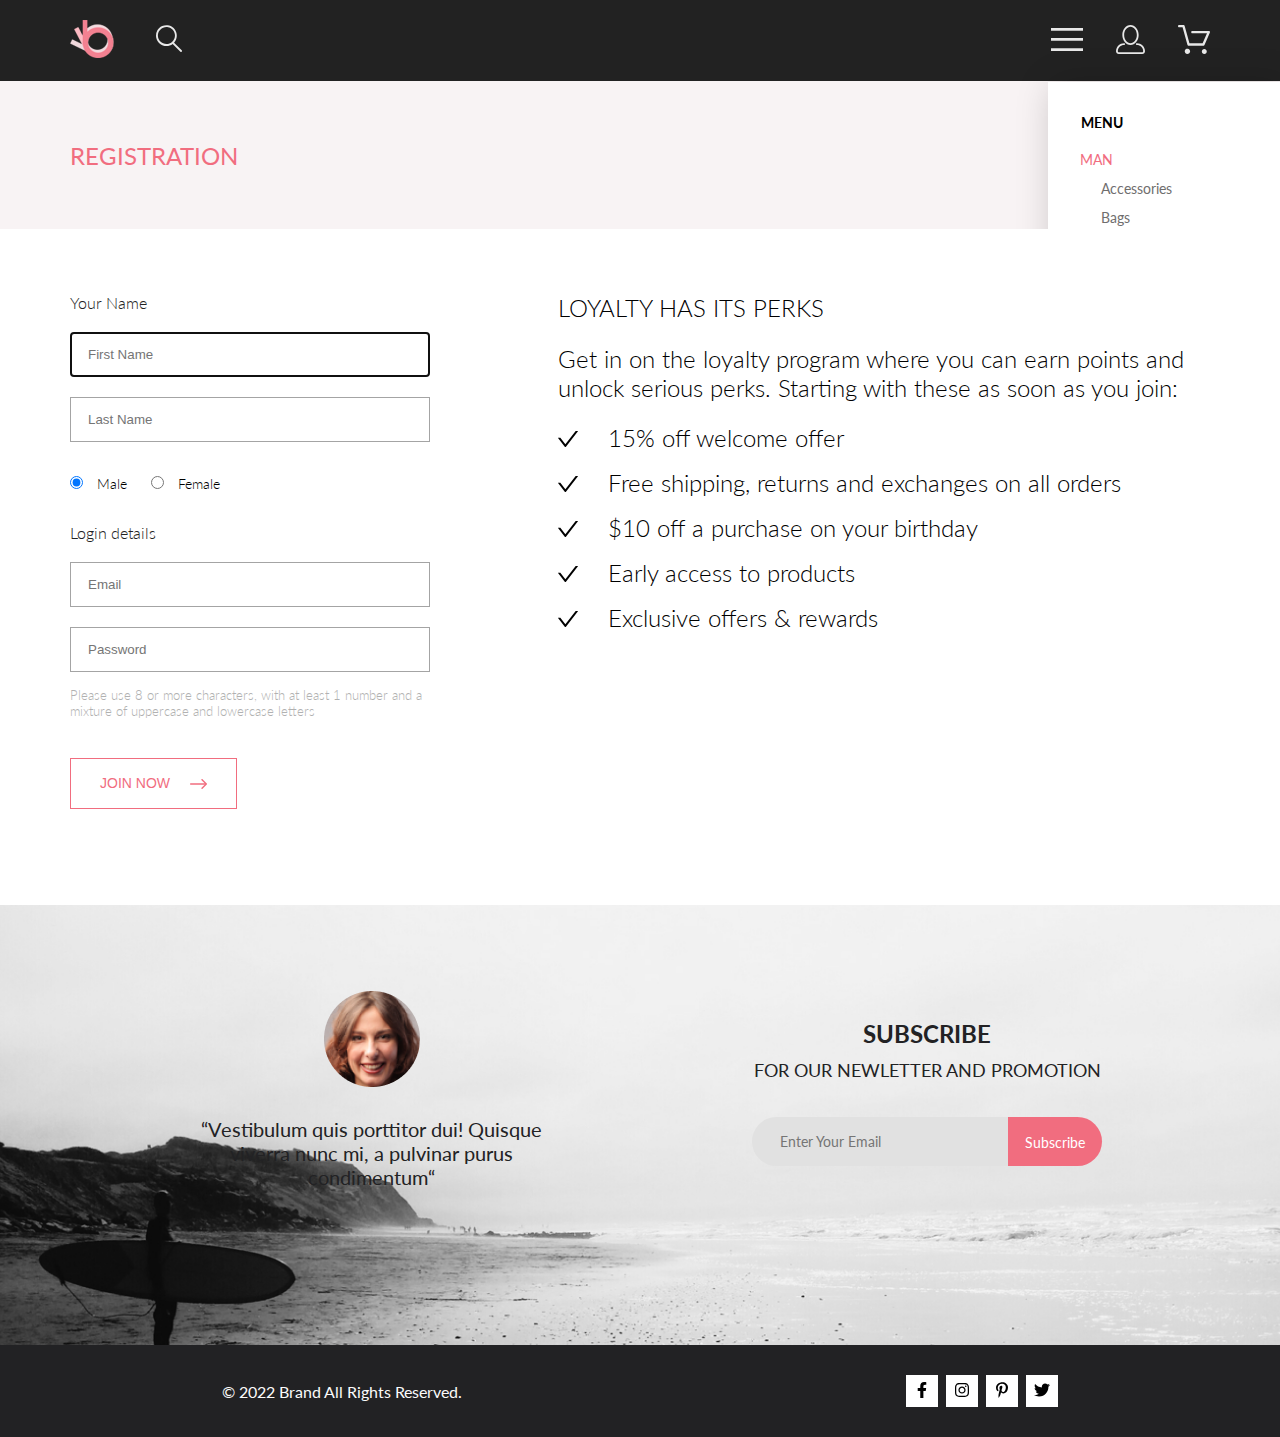
<file: registration.html>
<!DOCTYPE html>
<html lang="en">
<head>
    <meta charset="UTF-8">
    <meta name="viewport" content="width=device-width, initial-scale=1.0">
    <title>Homework14</title>
    <link rel="preconnect" href="https://fonts.googleapis.com">
    <link rel="preconnect" href="https://fonts.gstatic.com" crossorigin>
    <link href="https://fonts.googleapis.com/css2?family=Lato:wght@300;400;700;900&family=Open+Sans:wght@600;700;800&display=swap" rel="stylesheet">
    <link rel="preconnect" href="https://fonts.googleapis.com">
    <link rel="preconnect" href="https://fonts.gstatic.com" crossorigin>
    <link href="https://fonts.googleapis.com/css2?family=Lato:wght@300;400;700&family=Open+Sans:wght@600;700;800&family=Roboto&display=swap"rel="stylesheet">
    <link rel="stylesheet" href="style.css">
</head>
<body>
    <div class="top">
        <header class="header center">
            <div class="header_left">
                <a href="#"><img src="img/logo_main.svg" alt="logo"></a>
                <a href="#"><img src="img/search.svg" alt="search"></a>
            </div>
            <div class="header_right">
              
              <input id="burger" type="checkbox">
              <label for="burger"><img src="img/burger.svg" alt="burger-menu"></label>
              <nav class="nav">
                <ul><h4>MENU</h4></ul>
                <div class="menu_item">
                    <a href="#" class="menu_item_title">MAN</a>
                    <ul class="menu_list">
                        <li><a class="menu_link" href="#">Accessories</a></li>
                        <li><a class="menu_link" href="#">Bags</a></li>
                        <li><a class="menu_link" href="#">Denim</a></li>
                        <li><a class="menu_link" href="#">T-Shirts</a></li>
                    </ul>
                </div>
                <div class="menu_item">
                    <a href="#" class="menu_item_title">WOMAN</a>
                    <ul class="menu_list">
                        <li><a class="menu_link" href="#">Accessories</a></li>
                        <li><a class="menu_link" href="#">Jackets & Coats</a></li>
                        <li><a class="menu_link" href="#">Polos</a></li>
                        <li><a class="menu_link" href="#">T-Shirts</a></li>
                        <li><a class="menu_link" href="#">Shirts</a></li>
                    </ul>
                </div>
                <div class="menu_item">
                    <a href="#" class="menu_item_title">KIDS</a>
                    <ul class="menu_list">
                        <li><a class="menu_link" href="#">Accessories</a></li>
                        <li><a class="menu_link" href="#">Jackets & Coats</a></li>
                        <li><a class="menu_link" href="#">Polos</a></li>
                        <li><a class="menu_link" href="#">T-Shirts</a></li>
                        <li><a class="menu_link" href="#">Shirts</a></li>
                        <li><a class="menu_link" href="#">Bags</a></li>
                    </ul>
                </div>
              </nav>
              <a href="#" class="header_account"><img src="img/account.svg" alt="account"></a>
              <a href="#" class="header_shopping_cart"><img src="img/shopping_cart.svg" alt="shoping_cart"></a>
            </div>
        </header>

        <header class="link__product">
          <div class="container header__link__product">
            <h1>REGISTRATION</h1>    
          </div>
        </header>
    </div>

    <div class="container registration">
        <section class="reg__input">
            <form class="reg__form" action="#">
                <h4>Your Name</h4>
                <input class="input__name" type="text" placeholder="First Name" autofocus required>
                <input class="input__last" type="text" placeholder="Last Name" autofocus required>
                <div class="check__gender">
                    <input type="radio" name="gender" id="men" checked="">
                    <label class="check__label" for="men">Male</label>
                    <input type="radio" name="gender" id="women">
                    <label class="check__label" for="women">Female</label>
                </div>
                <h4>Login details</h4>
                <input class="input__mail" type="email" placeholder="Email" required>
                <input class="input__pass" type="password" placeholder="Password" required="" minlength="8">
                <p class="text__reg">Please use 8 or more characters, with at least 1 number and a mixture of uppercase and lowercase letters</p>
                <button class="reg__submit" type="submit">JOIN NOW <svg width="17" height="10" viewBox="0 0 17 10" class="iconify icon__submit" fill="none" xmlns="http://www.w3.org/2000/svg">
                    <path fill-rule="evenodd" clip-rule="evenodd" d="M11.54 0.208095C11.6058 0.142131 11.684 0.0897967 11.77 0.0540883C11.8561 0.01838 11.9483 0 12.0415 0C12.1347 0 12.2269 0.01838 12.313 0.0540883C12.399 0.0897967 12.4772 0.142131 12.543 0.208095L16.7929 4.458C16.8589 4.5238 16.9112 4.60196 16.9469 4.68802C16.9826 4.77407 17.001 4.86632 17.001 4.95949C17.001 5.05266 16.9826 5.14491 16.9469 5.23097C16.9112 5.31702 16.8589 5.39518 16.7929 5.46098L12.543 9.71089C12.41 9.84389 12.2296 9.91861 12.0415 9.91861C11.8534 9.91861 11.673 9.84389 11.54 9.71089C11.407 9.57788 11.3323 9.39749 11.3323 9.2094C11.3323 9.0213 11.407 8.84091 11.54 8.70791L15.2898 4.95949L11.54 1.21107C11.474 1.14528 11.4217 1.06711 11.386 0.981059C11.3503 0.895005 11.3319 0.802752 11.3319 0.709584C11.3319 0.616415 11.3503 0.524162 11.386 0.438109C11.4217 0.352055 11.474 0.273891 11.54 0.208095V0.208095Z" fill="#F16D7F"/>
                    <path fill-rule="evenodd" clip-rule="evenodd" d="M0 4.95948C0 4.77162 0.0746263 4.59146 0.207462 4.45862C0.340297 4.32579 0.52046 4.25116 0.708318 4.25116H15.583C15.7708 4.25116 15.951 4.32579 16.0838 4.45862C16.2167 4.59146 16.2913 4.77162 16.2913 4.95948C16.2913 5.14734 16.2167 5.3275 16.0838 5.46033C15.951 5.59317 15.7708 5.6678 15.583 5.6678H0.708318C0.52046 5.6678 0.340297 5.59317 0.207462 5.46033C0.0746263 5.3275 0 5.14734 0 4.95948Z" fill="#F16D7F"/>
                    </svg>
                    </button>
            </form>
        </section>
        <section class="reg__info">
            <h2>LOYALTY HAS ITS PERKS</h2>
            <p>Get in on the loyalty program where you can earn points and unlock serious perks. Starting with these as soon as you join:</p>
            <p><svg width="20" height="16" viewBox="0 0 20 16" class="iconify icon__text" fill="none" xmlns="http://www.w3.org/2000/svg">
                <path d="M19.8035 0H18.0904C17.8502 0 17.6222 0.111827 17.4752 0.303176L7.3702 13.2826L2.52481 7.05754C2.45151 6.96318 2.35808 6.88688 2.25153 6.83438C2.14499 6.78187 2.0281 6.75451 1.90963 6.75437H0.196467C0.032258 6.75437 -0.0584248 6.94572 0.0420614 7.07494L6.75503 15.6981C7.06874 16.1006 7.67166 16.1006 7.98782 15.6981L19.9579 0.318087C20.0584 0.191349 19.9677 0 19.8035 0V0Z" fill="black"/>
                </svg>
                15% off welcome offer
            </p>
            <p><svg width="20" height="16" viewBox="0 0 20 16" class="iconify icon__text" fill="none" xmlns="http://www.w3.org/2000/svg">
<path d="M19.8035 0H18.0904C17.8502 0 17.6222 0.111827 17.4752 0.303176L7.3702 13.2826L2.52481 7.05754C2.45151 6.96318 2.35808 6.88688 2.25153 6.83438C2.14499 6.78187 2.0281 6.75451 1.90963 6.75437H0.196467C0.032258 6.75437 -0.0584248 6.94572 0.0420614 7.07494L6.75503 15.6981C7.06874 16.1006 7.67166 16.1006 7.98782 15.6981L19.9579 0.318087C20.0584 0.191349 19.9677 0 19.8035 0V0Z" fill="black"/>
                </svg>
                Free shipping, returns and exchanges on all orders
            </p>
            <p><svg width="20" height="16" viewBox="0 0 20 16" fill="none" class="iconify icon__text" xmlns="http://www.w3.org/2000/svg">
<path d="M19.8035 0H18.0904C17.8502 0 17.6222 0.111827 17.4752 0.303176L7.3702 13.2826L2.52481 7.05754C2.45151 6.96318 2.35808 6.88688 2.25153 6.83438C2.14499 6.78187 2.0281 6.75451 1.90963 6.75437H0.196467C0.032258 6.75437 -0.0584248 6.94572 0.0420614 7.07494L6.75503 15.6981C7.06874 16.1006 7.67166 16.1006 7.98782 15.6981L19.9579 0.318087C20.0584 0.191349 19.9677 0 19.8035 0V0Z" fill="black"/>
                </svg>
                $10 off a purchase on your birthday
            </p>
            <p><svg width="20" height="16" viewBox="0 0 20 16" fill="none" class="iconify icon__text" xmlns="http://www.w3.org/2000/svg">
<path d="M19.8035 0H18.0904C17.8502 0 17.6222 0.111827 17.4752 0.303176L7.3702 13.2826L2.52481 7.05754C2.45151 6.96318 2.35808 6.88688 2.25153 6.83438C2.14499 6.78187 2.0281 6.75451 1.90963 6.75437H0.196467C0.032258 6.75437 -0.0584248 6.94572 0.0420614 7.07494L6.75503 15.6981C7.06874 16.1006 7.67166 16.1006 7.98782 15.6981L19.9579 0.318087C20.0584 0.191349 19.9677 0 19.8035 0V0Z" fill="black"/>
                </svg>
                Early access to products
            </p>
            <p><svg width="20" height="16" viewBox="0 0 20 16" fill="none" class="iconify icon__text" xmlns="http://www.w3.org/2000/svg">
<path d="M19.8035 0H18.0904C17.8502 0 17.6222 0.111827 17.4752 0.303176L7.3702 13.2826L2.52481 7.05754C2.45151 6.96318 2.35808 6.88688 2.25153 6.83438C2.14499 6.78187 2.0281 6.75451 1.90963 6.75437H0.196467C0.032258 6.75437 -0.0584248 6.94572 0.0420614 7.07494L6.75503 15.6981C7.06874 16.1006 7.67166 16.1006 7.98782 15.6981L19.9579 0.318087C20.0584 0.191349 19.9677 0 19.8035 0V0Z" fill="black"/>
                </svg>
                Exclusive offers & rewards
            </p>
        </section>
    </div>

    <div class="branch__subscribe">
        <div class="content__subscribe">
            <div class="review">
                <img class="img__review" src="img/face.png" alt="img__review">
                <p class="text__review">“Vestibulum quis porttitor dui! Quisque viverra nunc mi, a pulvinar purus condimentum“</p>
            </div>
            <div class="subscribe__zone">
                <h1 class="subscribe__title">SUBSCRIBE</h1>
                <p class="subsribe__text">FOR OUR NEWLETTER AND PROMOTION</p>
                <div class="subscribe__buttons">
                    <input type="email" placeholder="       Enter Your Email" class="input__email">
                    <a class="button__subscribe" href="#">Subscribe</a>
                </div>
            </div>
        </div>
    </div>
    <footer class="footer">
        <div class="footer__left">
            <p class="rights__text">&copy; 2022 Brand All Rights Reserved.</p>
        </div>
        <div class="footer__icons">
            <div class="square">
                <div class="icon__facebook">
                    <a href="#" class="icon"><svg xmlns="http://www.w3.org/2000/svg" height="1em" viewBox="0 0 320 512"><!--! Font Awesome Free 6.4.0 by @fontawesome - https://fontawesome.com License - https://fontawesome.com/license (Commercial License) Copyright 2023 Fonticons, Inc. --><style>svg{fill:#000000}</style><path d="M279.14 288l14.22-92.66h-88.91v-60.13c0-25.35 12.42-50.06 52.24-50.06h40.42V6.26S260.43 0 225.36 0c-73.22 0-121.08 44.38-121.08 124.72v70.62H22.89V288h81.39v224h100.17V288z"/></svg></a>
                </div>
            </div>
            
            <div class="square">
                <div class="icon__instagram">
                    <a href="#" class="icon"><svg xmlns="http://www.w3.org/2000/svg" height="1em" viewBox="0 0 448 512"><!--! Font Awesome Free 6.4.0 by @fontawesome - https://fontawesome.com License - https://fontawesome.com/license (Commercial License) Copyright 2023 Fonticons, Inc. --><style>svg{fill:#000000}</style><path d="M224.1 141c-63.6 0-114.9 51.3-114.9 114.9s51.3 114.9 114.9 114.9S339 319.5 339 255.9 287.7 141 224.1 141zm0 189.6c-41.1 0-74.7-33.5-74.7-74.7s33.5-74.7 74.7-74.7 74.7 33.5 74.7 74.7-33.6 74.7-74.7 74.7zm146.4-194.3c0 14.9-12 26.8-26.8 26.8-14.9 0-26.8-12-26.8-26.8s12-26.8 26.8-26.8 26.8 12 26.8 26.8zm76.1 27.2c-1.7-35.9-9.9-67.7-36.2-93.9-26.2-26.2-58-34.4-93.9-36.2-37-2.1-147.9-2.1-184.9 0-35.8 1.7-67.6 9.9-93.9 36.1s-34.4 58-36.2 93.9c-2.1 37-2.1 147.9 0 184.9 1.7 35.9 9.9 67.7 36.2 93.9s58 34.4 93.9 36.2c37 2.1 147.9 2.1 184.9 0 35.9-1.7 67.7-9.9 93.9-36.2 26.2-26.2 34.4-58 36.2-93.9 2.1-37 2.1-147.8 0-184.8zM398.8 388c-7.8 19.6-22.9 34.7-42.6 42.6-29.5 11.7-99.5 9-132.1 9s-102.7 2.6-132.1-9c-19.6-7.8-34.7-22.9-42.6-42.6-11.7-29.5-9-99.5-9-132.1s-2.6-102.7 9-132.1c7.8-19.6 22.9-34.7 42.6-42.6 29.5-11.7 99.5-9 132.1-9s102.7-2.6 132.1 9c19.6 7.8 34.7 22.9 42.6 42.6 11.7 29.5 9 99.5 9 132.1s2.7 102.7-9 132.1z"/></svg></a>
                </div>
            </div>
            
            <div class="square">
                <div class="icon__pinterest">
                    <a href="#" class="icon"><svg xmlns="http://www.w3.org/2000/svg" height="1em" viewBox="0 0 384 512"><!--! Font Awesome Free 6.4.0 by @fontawesome - https://fontawesome.com License - https://fontawesome.com/license (Commercial License) Copyright 2023 Fonticons, Inc. --><style>svg{fill:#000000}</style><path d="M204 6.5C101.4 6.5 0 74.9 0 185.6 0 256 39.6 296 63.6 296c9.9 0 15.6-27.6 15.6-35.4 0-9.3-23.7-29.1-23.7-67.8 0-80.4 61.2-137.4 140.4-137.4 68.1 0 118.5 38.7 118.5 109.8 0 53.1-21.3 152.7-90.3 152.7-24.9 0-46.2-18-46.2-43.8 0-37.8 26.4-74.4 26.4-113.4 0-66.2-93.9-54.2-93.9 25.8 0 16.8 2.1 35.4 9.6 50.7-13.8 59.4-42 147.9-42 209.1 0 18.9 2.7 37.5 4.5 56.4 3.4 3.8 1.7 3.4 6.9 1.5 50.4-69 48.6-82.5 71.4-172.8 12.3 23.4 44.1 36 69.3 36 106.2 0 153.9-103.5 153.9-196.8C384 71.3 298.2 6.5 204 6.5z"/></svg></a>
                </div>
            </div>
            
            <div class="square">
                <div class="icon__twitter">
                    <a href="#" class="icon"><svg xmlns="http://www.w3.org/2000/svg" height="1em" viewBox="0 0 512 512"><!--! Font Awesome Free 6.4.0 by @fontawesome - https://fontawesome.com License - https://fontawesome.com/license (Commercial License) Copyright 2023 Fonticons, Inc. --><style>svg{fill:#000000}</style><path d="M459.37 151.716c.325 4.548.325 9.097.325 13.645 0 138.72-105.583 298.558-298.558 298.558-59.452 0-114.68-17.219-161.137-47.106 8.447.974 16.568 1.299 25.34 1.299 49.055 0 94.213-16.568 130.274-44.832-46.132-.975-84.792-31.188-98.112-72.772 6.498.974 12.995 1.624 19.818 1.624 9.421 0 18.843-1.3 27.614-3.573-48.081-9.747-84.143-51.98-84.143-102.985v-1.299c13.969 7.797 30.214 12.67 47.431 13.319-28.264-18.843-46.781-51.005-46.781-87.391 0-19.492 5.197-37.36 14.294-52.954 51.655 63.675 129.3 105.258 216.365 109.807-1.624-7.797-2.599-15.918-2.599-24.04 0-57.828 46.782-104.934 104.934-104.934 30.213 0 57.502 12.67 76.67 33.137 23.715-4.548 46.456-13.32 66.599-25.34-7.798 24.366-24.366 44.833-46.132 57.827 21.117-2.273 41.584-8.122 60.426-16.243-14.292 20.791-32.161 39.308-52.628 54.253z"/></svg></a>
                </div>
            </div>
            
        </div>
    </footer>
</body>
</html>
</file>
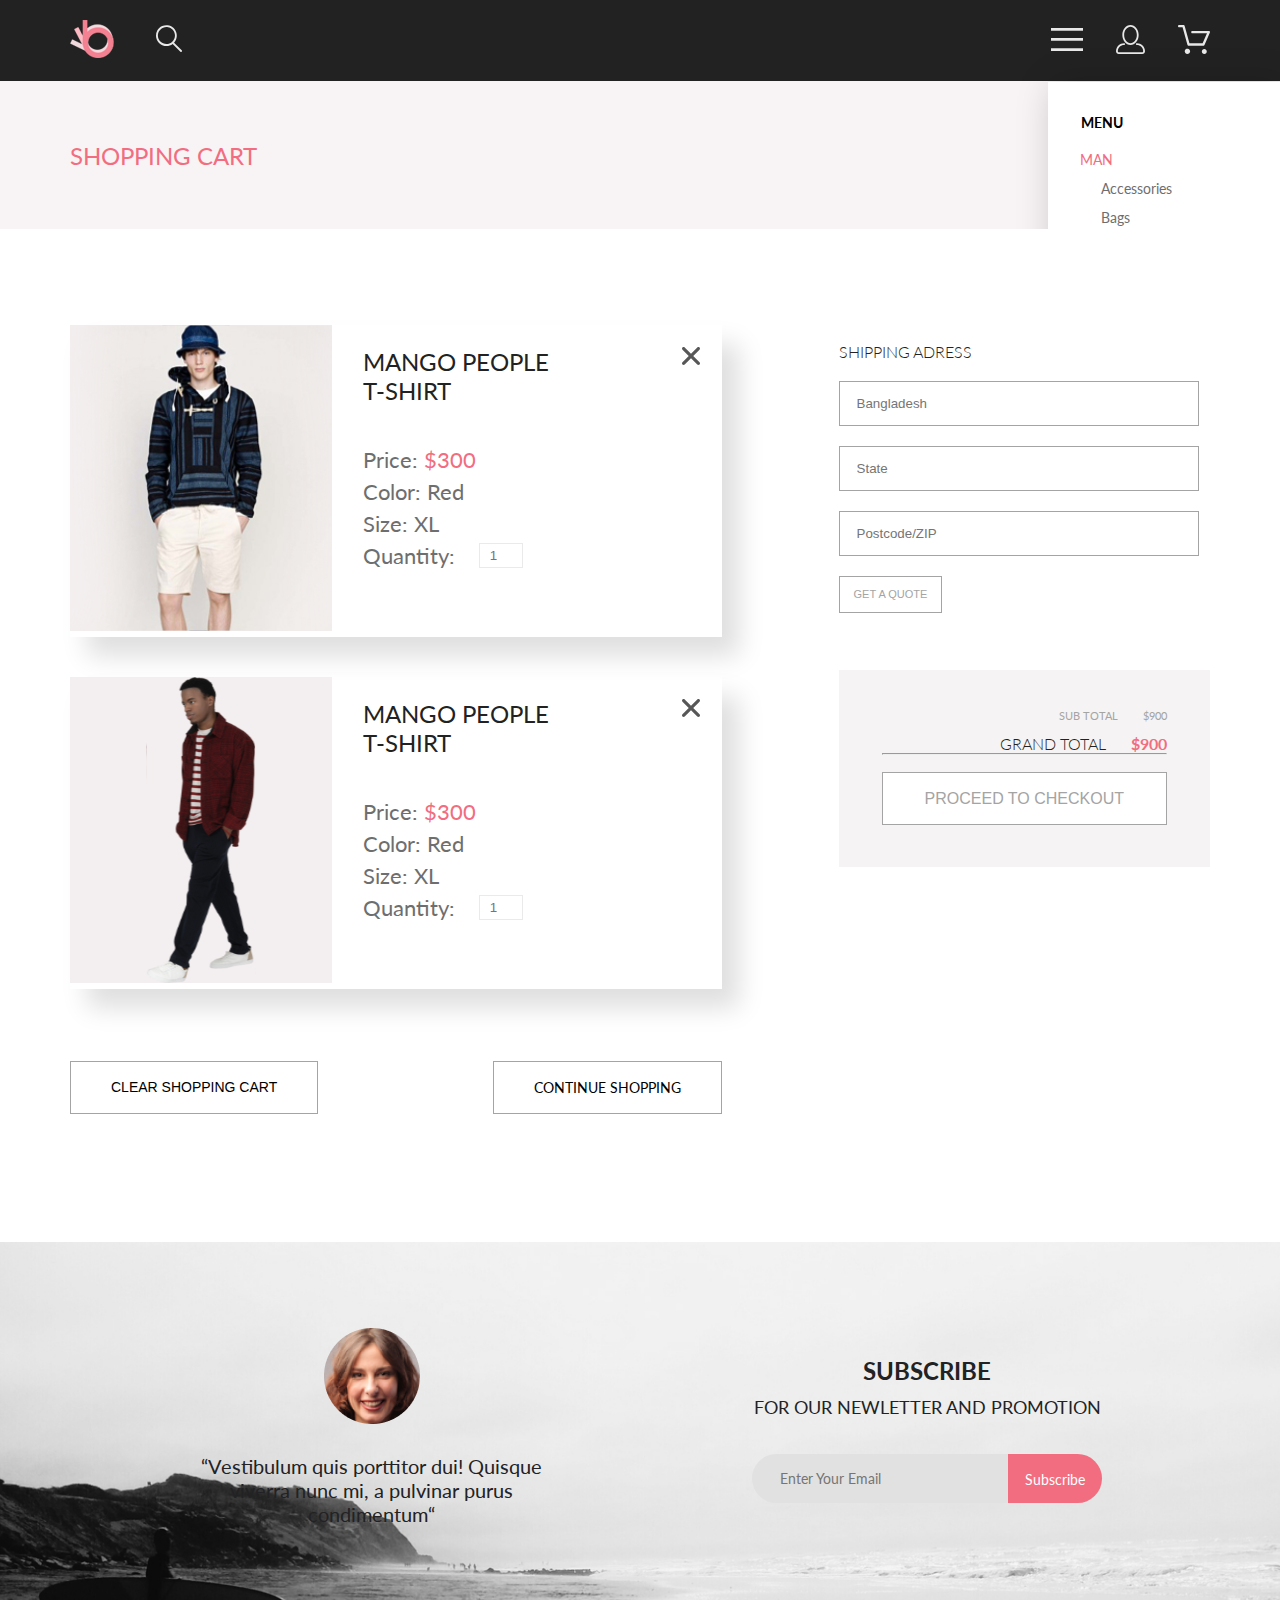
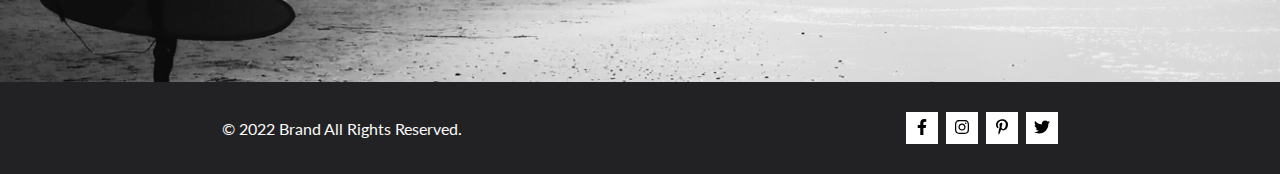
<file: shopping_cart.html>
<!DOCTYPE html>
<html lang="en">
<head>
    <meta charset="UTF-8">
    <meta name="viewport" content="width=device-width, initial-scale=1.0">
    <title>Homework13</title>
    <link rel="preconnect" href="https://fonts.googleapis.com">
    <link rel="preconnect" href="https://fonts.gstatic.com" crossorigin>
    <link href="https://fonts.googleapis.com/css2?family=Lato:wght@300;400;700;900&family=Open+Sans:wght@600;700;800&display=swap" rel="stylesheet">
    <link rel="preconnect" href="https://fonts.googleapis.com">
    <link rel="preconnect" href="https://fonts.gstatic.com" crossorigin>
    <link href="https://fonts.googleapis.com/css2?family=Lato:wght@300;400;700&family=Open+Sans:wght@600;700;800&family=Roboto&display=swap"rel="stylesheet">
    <link rel="stylesheet" href="style.css">
</head>
<body>
    <div class="top">
        <header class="header center">
            <div class="header_left">
                <a href="#"><img src="img/logo_main.svg" alt="logo"></a>
                <a href="#"><img src="img/search.svg" alt="search"></a>
            </div>
            <div class="header_right">
              
              <input id="burger" type="checkbox">
              <label for="burger"><img src="img/burger.svg" alt="burger-menu"></label>
              <nav class="nav">
                <ul><h4>MENU</h4></ul>
                <div class="menu_item">
                    <a href="#" class="menu_item_title">MAN</a>
                    <ul class="menu_list">
                        <li><a class="menu_link" href="#">Accessories</a></li>
                        <li><a class="menu_link" href="#">Bags</a></li>
                        <li><a class="menu_link" href="#">Denim</a></li>
                        <li><a class="menu_link" href="#">T-Shirts</a></li>
                    </ul>
                </div>
                <div class="menu_item">
                    <a href="#" class="menu_item_title">WOMAN</a>
                    <ul class="menu_list">
                        <li><a class="menu_link" href="#">Accessories</a></li>
                        <li><a class="menu_link" href="#">Jackets & Coats</a></li>
                        <li><a class="menu_link" href="#">Polos</a></li>
                        <li><a class="menu_link" href="#">T-Shirts</a></li>
                        <li><a class="menu_link" href="#">Shirts</a></li>
                    </ul>
                </div>
                <div class="menu_item">
                    <a href="#" class="menu_item_title">KIDS</a>
                    <ul class="menu_list">
                        <li><a class="menu_link" href="#">Accessories</a></li>
                        <li><a class="menu_link" href="#">Jackets & Coats</a></li>
                        <li><a class="menu_link" href="#">Polos</a></li>
                        <li><a class="menu_link" href="#">T-Shirts</a></li>
                        <li><a class="menu_link" href="#">Shirts</a></li>
                        <li><a class="menu_link" href="#">Bags</a></li>
                    </ul>
                </div>
              </nav>
              <a href="#" class="header_account"><img src="img/account.svg" alt="account"></a>
              <a href="#" class="header_shopping_cart"><img src="img/shopping_cart.svg" alt="shoping_cart"></a>
            </div>
        </header>

        <header class="link__product">
          <div class="container header__link__product">
            <h1>SHOPPING CART</h1>
            
          </div>
        </header>
    </div>
    
        <div class="container shopping">       

            <section class="shop__cart">
                <form action="#">
                    <div class="cart__cards">
                        <article class="cart__card">
                            <a href="product.html"><img src="img/img_content_3.svg" alt="img_content_3"></a>
                            <div class="cart__card-text">
                                <svg width="18" height="18" viewBox="0 0 18 18" class="iconify cart__card-icon" fill="none" xmlns="http://www.w3.org/2000/svg">
                                    <path d="M11.2453 9L17.5302 2.71516C17.8285 2.41741 17.9962 2.01336 17.9966 1.59191C17.997 1.17045 17.8299 0.76611 17.5322 0.467832C17.2344 0.169555 16.8304 0.00177586 16.4089 0.00140366C15.9875 0.00103146 15.5831 0.168097 15.2848 0.465848L9 6.75069L2.71516 0.465848C2.41688 0.167571 2.01233 0 1.5905 0C1.16868 0 0.764125 0.167571 0.465848 0.465848C0.167571 0.764125 0 1.16868 0 1.5905C0 2.01233 0.167571 2.41688 0.465848 2.71516L6.75069 9L0.465848 15.2848C0.167571 15.5831 0 15.9877 0 16.4095C0 16.8313 0.167571 17.2359 0.465848 17.5342C0.764125 17.8324 1.16868 18 1.5905 18C2.01233 18 2.41688 17.8324 2.71516 17.5342L9 11.2493L15.2848 17.5342C15.5831 17.8324 15.9877 18 16.4095 18C16.8313 18 17.2359 17.8324 17.5342 17.5342C17.8324 17.2359 18 16.8313 18 16.4095C18 15.9877 17.8324 15.5831 17.5342 15.2848L11.2453 9Z" fill="#575757"/>
                                    </svg>
                                <h3>MANGO PEOPLE <br />T-SHIRT</h3>
                                <span>
                                    Price: 
                                    <span class="intro__text__decor">$300</span>
                                </span>    
                                <span>Color: Red</span>    
                                <span>Size: XL</span>    
                                <span class="quantity">
                                    Quantity: 
                                    <input class="quantity__input" type="number" placeholder="1">
                                </span>    
                            </div>
                        </article>
                        <article class="cart__card">
                            <a href="product.html"><img src="img/img_content_7.svg" alt="img_content_7"></a>
                            <div class="cart__card-text">
                                <svg width="18" height="18" viewBox="0 0 18 18" class="iconify cart__card-icon" fill="none" xmlns="http://www.w3.org/2000/svg">
                                    <path d="M11.2453 9L17.5302 2.71516C17.8285 2.41741 17.9962 2.01336 17.9966 1.59191C17.997 1.17045 17.8299 0.76611 17.5322 0.467832C17.2344 0.169555 16.8304 0.00177586 16.4089 0.00140366C15.9875 0.00103146 15.5831 0.168097 15.2848 0.465848L9 6.75069L2.71516 0.465848C2.41688 0.167571 2.01233 0 1.5905 0C1.16868 0 0.764125 0.167571 0.465848 0.465848C0.167571 0.764125 0 1.16868 0 1.5905C0 2.01233 0.167571 2.41688 0.465848 2.71516L6.75069 9L0.465848 15.2848C0.167571 15.5831 0 15.9877 0 16.4095C0 16.8313 0.167571 17.2359 0.465848 17.5342C0.764125 17.8324 1.16868 18 1.5905 18C2.01233 18 2.41688 17.8324 2.71516 17.5342L9 11.2493L15.2848 17.5342C15.5831 17.8324 15.9877 18 16.4095 18C16.8313 18 17.2359 17.8324 17.5342 17.5342C17.8324 17.2359 18 16.8313 18 16.4095C18 15.9877 17.8324 15.5831 17.5342 15.2848L11.2453 9Z" fill="#575757"/>
                                    </svg>
                                <h3>MANGO PEOPLE <br />T-SHIRT</h3>
                                <span>
                                    Price: 
                                    <span class="intro__text__decor">$300</span>
                                </span>    
                                <span>Color: Red</span>    
                                <span>Size: XL</span>    
                                <span class="quantity">
                                    Quantity: 
                                    <input class="quantity__input" type="number" placeholder="1">
                                </span>        
                            </div>
                        </article>
                    </div>
                    <div class="shop__cart-button">
                        <button type="reset">CLEAR SHOPPING CART</button>
                        <a href="catalog.html">CONTINUE SHOPPING</a>
                    </div>
                </form>
            </section>



            <section class="shop__forms">
                <form class="ship__form" action="#">
                    <h4>SHIPPING ADRESS</h4>
                    <input type="text" placeholder="Bangladesh" required>
                    <input type="text" placeholder="State" required>
                    <input type="number" placeholder="Postcode/ZIP" required>
                    <button type="submit">GET A QUOTE</button>
                </form>
                <form class="check__form" action="#">
                    <h6>SUB TOTAL<span>$900</span></h6>
                    <h4>GRAND TOTAL<span>$900</span></h4>
                    <hr>
                    <button type="submit">PROCEED TO CHECKOUT</button>
                </form>
            </section>
        </div>

        <div class="branch__subscribe">
            <div class="content__subscribe">
                <div class="review">
                    <img class="img__review" src="img/face.png" alt="img__review">
                    <p class="text__review">“Vestibulum quis porttitor dui! Quisque viverra nunc mi, a pulvinar purus condimentum“</p>
                </div>
                <div class="subscribe__zone">
                    <h1 class="subscribe__title">SUBSCRIBE</h1>
                    <p class="subsribe__text">FOR OUR NEWLETTER AND PROMOTION</p>
                    <div class="subscribe__buttons">
                        <input type="email" placeholder="       Enter Your Email" class="input__email">
                        <a class="button__subscribe" href="#">Subscribe</a>
                    </div>
                </div>
            </div>
        </div>
        <footer class="footer">
            <div class="footer__left">
                <p class="rights__text">&copy; 2022 Brand All Rights Reserved.</p>
            </div>
            <div class="footer__icons">
                <div class="square">
                    <div class="icon__facebook">
                        <a href="#" class="icon"><svg xmlns="http://www.w3.org/2000/svg" height="1em" viewBox="0 0 320 512"><!--! Font Awesome Free 6.4.0 by @fontawesome - https://fontawesome.com License - https://fontawesome.com/license (Commercial License) Copyright 2023 Fonticons, Inc. --><style>svg{fill:#000000}</style><path d="M279.14 288l14.22-92.66h-88.91v-60.13c0-25.35 12.42-50.06 52.24-50.06h40.42V6.26S260.43 0 225.36 0c-73.22 0-121.08 44.38-121.08 124.72v70.62H22.89V288h81.39v224h100.17V288z"/></svg></a>
                    </div>
                </div>
                
                <div class="square">
                    <div class="icon__instagram">
                        <a href="#" class="icon"><svg xmlns="http://www.w3.org/2000/svg" height="1em" viewBox="0 0 448 512"><!--! Font Awesome Free 6.4.0 by @fontawesome - https://fontawesome.com License - https://fontawesome.com/license (Commercial License) Copyright 2023 Fonticons, Inc. --><style>svg{fill:#000000}</style><path d="M224.1 141c-63.6 0-114.9 51.3-114.9 114.9s51.3 114.9 114.9 114.9S339 319.5 339 255.9 287.7 141 224.1 141zm0 189.6c-41.1 0-74.7-33.5-74.7-74.7s33.5-74.7 74.7-74.7 74.7 33.5 74.7 74.7-33.6 74.7-74.7 74.7zm146.4-194.3c0 14.9-12 26.8-26.8 26.8-14.9 0-26.8-12-26.8-26.8s12-26.8 26.8-26.8 26.8 12 26.8 26.8zm76.1 27.2c-1.7-35.9-9.9-67.7-36.2-93.9-26.2-26.2-58-34.4-93.9-36.2-37-2.1-147.9-2.1-184.9 0-35.8 1.7-67.6 9.9-93.9 36.1s-34.4 58-36.2 93.9c-2.1 37-2.1 147.9 0 184.9 1.7 35.9 9.9 67.7 36.2 93.9s58 34.4 93.9 36.2c37 2.1 147.9 2.1 184.9 0 35.9-1.7 67.7-9.9 93.9-36.2 26.2-26.2 34.4-58 36.2-93.9 2.1-37 2.1-147.8 0-184.8zM398.8 388c-7.8 19.6-22.9 34.7-42.6 42.6-29.5 11.7-99.5 9-132.1 9s-102.7 2.6-132.1-9c-19.6-7.8-34.7-22.9-42.6-42.6-11.7-29.5-9-99.5-9-132.1s-2.6-102.7 9-132.1c7.8-19.6 22.9-34.7 42.6-42.6 29.5-11.7 99.5-9 132.1-9s102.7-2.6 132.1 9c19.6 7.8 34.7 22.9 42.6 42.6 11.7 29.5 9 99.5 9 132.1s2.7 102.7-9 132.1z"/></svg></a>
                    </div>
                </div>
                
                <div class="square">
                    <div class="icon__pinterest">
                        <a href="#" class="icon"><svg xmlns="http://www.w3.org/2000/svg" height="1em" viewBox="0 0 384 512"><!--! Font Awesome Free 6.4.0 by @fontawesome - https://fontawesome.com License - https://fontawesome.com/license (Commercial License) Copyright 2023 Fonticons, Inc. --><style>svg{fill:#000000}</style><path d="M204 6.5C101.4 6.5 0 74.9 0 185.6 0 256 39.6 296 63.6 296c9.9 0 15.6-27.6 15.6-35.4 0-9.3-23.7-29.1-23.7-67.8 0-80.4 61.2-137.4 140.4-137.4 68.1 0 118.5 38.7 118.5 109.8 0 53.1-21.3 152.7-90.3 152.7-24.9 0-46.2-18-46.2-43.8 0-37.8 26.4-74.4 26.4-113.4 0-66.2-93.9-54.2-93.9 25.8 0 16.8 2.1 35.4 9.6 50.7-13.8 59.4-42 147.9-42 209.1 0 18.9 2.7 37.5 4.5 56.4 3.4 3.8 1.7 3.4 6.9 1.5 50.4-69 48.6-82.5 71.4-172.8 12.3 23.4 44.1 36 69.3 36 106.2 0 153.9-103.5 153.9-196.8C384 71.3 298.2 6.5 204 6.5z"/></svg></a>
                    </div>
                </div>
                
                <div class="square">
                    <div class="icon__twitter">
                        <a href="#" class="icon"><svg xmlns="http://www.w3.org/2000/svg" height="1em" viewBox="0 0 512 512"><!--! Font Awesome Free 6.4.0 by @fontawesome - https://fontawesome.com License - https://fontawesome.com/license (Commercial License) Copyright 2023 Fonticons, Inc. --><style>svg{fill:#000000}</style><path d="M459.37 151.716c.325 4.548.325 9.097.325 13.645 0 138.72-105.583 298.558-298.558 298.558-59.452 0-114.68-17.219-161.137-47.106 8.447.974 16.568 1.299 25.34 1.299 49.055 0 94.213-16.568 130.274-44.832-46.132-.975-84.792-31.188-98.112-72.772 6.498.974 12.995 1.624 19.818 1.624 9.421 0 18.843-1.3 27.614-3.573-48.081-9.747-84.143-51.98-84.143-102.985v-1.299c13.969 7.797 30.214 12.67 47.431 13.319-28.264-18.843-46.781-51.005-46.781-87.391 0-19.492 5.197-37.36 14.294-52.954 51.655 63.675 129.3 105.258 216.365 109.807-1.624-7.797-2.599-15.918-2.599-24.04 0-57.828 46.782-104.934 104.934-104.934 30.213 0 57.502 12.67 76.67 33.137 23.715-4.548 46.456-13.32 66.599-25.34-7.798 24.366-24.366 44.833-46.132 57.827 21.117-2.273 41.584-8.122 60.426-16.243-14.292 20.791-32.161 39.308-52.628 54.253z"/></svg></a>
                    </div>
                </div>
                
            </div>
        </footer>
</body>
</html>
</file>
<file: style.css>
.fontTextSite {
  font-family: Lato;
  font-style: normal;
  color: #636363;
}

* {
  padding: 0;
  margin: 0;
  box-sizing: border-box;
}

body {
  font-family: Lato;
}

summary {
  display: block;
}

summary::-webkit-details-marker {
  display: none;
}

.body {
  max-width: 1600px;
}

img {
  max-width: 100%;
}

.content {
  max-width: 1140px;
  margin: 0 auto;
}

a {
  cursor: pointer;
  text-decoration: none;
}

.top {
  margin: 0 auto;
  overflow: hidden;
}

.header_left {
  display: flex;
  align-items: center;
  gap: 41px;
}

.header_right {
  display: flex;
  align-items: center;
  gap: 33px;
}

.header {
  padding-left: calc(50% - 570px);
  padding-right: calc(50% - 570px);
  background: #222222;
  display: flex;
  justify-content: space-between;
  flex-wrap: wrap;
  align-items: center;
  padding-bottom: 20px;
  padding-top: 20px;
  position: relative;
}

label {
  cursor: pointer;
}

#burger {
  display: none;
  position: absolute;
  visibility: hidden;
}
#burger:checked ~ .nav {
  right: -232px;
}

.nav {
  box-sizing: border-box;
  background-color: #FFFFFF;
  box-shadow: 6px 4px 35px rgba(0, 0, 0, 0.21);
  width: 232px;
  height: 634px;
  box-sizing: border-box;
  position: absolute;
  z-index: 9999;
  top: 82px;
  right: 0;
  transition: right 0.3s;
  display: flex;
  justify-content: flex-start;
  flex-direction: column;
  gap: 20px;
}

.nav h4 {
  box-sizing: border-box;
  width: 100%;
  color: #000;
  font-family: Lato;
  font-size: 14px;
  font-style: normal;
  font-weight: 700;
  line-height: normal;
  padding-left: 33px;
  padding-top: 32px;
}

.menu_item {
  text-decoration: none;
  color: #000;
  font-size: 14px;
  font-family: Lato;
  font-style: normal;
  font-weight: 700;
  line-height: normal;
}

li {
  list-style-type: none;
}

.menu_item_title {
  color: #F16D7F;
  font-family: Lato;
  font-size: 14px;
  font-style: normal;
  font-weight: 400;
  line-height: normal;
  padding-top: 24px;
  padding-left: 32px;
}

.menu_link {
  display: flex;
  color: #6F6E6E;
  font-family: Lato;
  font-size: 14px;
  font-style: normal;
  font-weight: 400;
  line-height: normal;
  padding-left: 53px;
  padding-top: 12px;
}

.promo {
  padding-left: calc(50% - 800px);
  padding-right: calc(50% - 800px);
  background: #F1E4E6;
  display: flex;
  justify-content: flex-start;
}

.promo_img {
  width: 50%;
}

.promo__info {
  border-left: 12px solid #F16D7F;
  padding-left: 16px;
  margin-top: 290px;
}

.promo__title {
  font-family: "Lato";
  font-style: normal;
  font-weight: 900;
  font-size: 48px;
  line-height: 58px;
  color: #222222;
}

.promo__heading {
  font-family: "Lato";
  font-style: normal;
  font-weight: 700;
  font-size: 32px;
  line-height: 38px;
  color: #222222;
}

.colortext {
  color: #F16D7F;
}

.promo__content {
  padding-left: 64px;
}

.sale_box {
  display: grid;
  gap: 30px;
  grid-template-columns: repeat(3, 1fr);
  padding-left: calc(50% - 570px);
  padding-right: calc(50% - 570px);
  padding-top: 64px;
  padding-bottom: 96px;
}

.item {
  position: relative;
}

.item:hover {
  transform: scale(1.2) translate(0px, -20px);
  transition: 0.5s;
}

.img {
  max-width: 100%;
}

.sale_content {
  flex-direction: column;
  display: flex;
  justify-content: center;
  align-items: center;
  top: 0;
  left: 0;
  position: absolute;
  width: 100%;
  height: 100%;
}

.sale_text {
  display: flex;
  justify-content: center;
  font-family: "Lato";
  font-style: normal;
  font-weight: 400;
  font-size: 16px;
  line-height: 19px;
  text-align: center;
  color: #FFFFFF;
}

.sale_heading {
  font-family: "Lato";
  font-style: normal;
  font-weight: 700;
  font-size: 24px;
  line-height: 29px;
  text-align: center;
  color: #F16D7F;
}

.item_big {
  grid-column: 1/-1;
}

.content_heading {
  font-family: "Lato";
  font-style: normal;
  font-weight: 400;
  font-size: 30px;
  line-height: 36px;
  text-align: center;
  color: #222222;
}

.content_text {
  font-family: "Lato";
  font-style: normal;
  font-weight: 400;
  font-size: 14px;
  line-height: 17px;
  text-align: center;
  margin-top: 6px;
  color: #9F9F9F;
}

.content_sale {
  display: grid;
  grid-template-columns: repeat(auto-fit, 360px);
  justify-content: center;
  gap: 30px;
}

.item_sale {
  position: relative;
  display: inline-block;
  transition: all 0.3s ease;
  z-index: 1;
}

.image_container {
  position: relative;
  width: 100%;
  display: inline-block;
}

.item_img {
  position: relative;
  width: 100%;
}

.item_sale:hover .item_img {
  -webkit-box-shadow: 0 5px 8px rgba(0, 0, 0, 0.25);
  -webkit-filter: brightness(40%);
}

.image_overlay {
  position: absolute;
  top: 50%;
  left: 50%;
  transform: translate(-50%, -50%);
  color: #fff;
  opacity: 0;
  transition: opacity 0.3s;
}

.item_sale:hover .image_overlay {
  opacity: 1;
}

.description {
  display: flex;
  justify-content: center;
  flex-direction: column;
  align-items: flex-start;
  padding: 24px 16px;
  gap: 16px;
}

.heading_content_sale {
  font-family: "Lato";
  font-style: normal;
  font-weight: 400;
  font-size: 13px;
  line-height: 16px;
  color: #000000;
}

.item_text {
  font-family: "Lato";
  font-style: normal;
  font-weight: 300;
  font-size: 14px;
  line-height: 17px;
  color: #5D5D5D;
}

.price_product {
  text-decoration: none;
  font-family: "Lato";
  font-style: normal;
  font-weight: 400;
  font-size: 16px;
  line-height: 19px;
  color: #F16D7F;
}

.pagination-box {
  margin-top: 48px;
  margin-bottom: 96px;
  text-align: center;
  display: flex;
  justify-content: center;
  color: #6F6E6E;
  font-family: Lato;
  font-size: 16px;
  font-style: normal;
  font-weight: 300;
  line-height: normal;
}

.pagination a {
  color: #6F6E6E;
  float: left;
  padding: 8px 16px;
  transition: background-color 0.3s;
}

.pagination a:hover {
  color: #F16D7F;
}

.arrow:hover path {
  fill: #F16D7F;
}

.button_browse {
  margin: 0 auto;
  display: block;
  width: 211px;
  height: 47px;
  margin-top: 48px;
  margin-bottom: 60px;
  white-space: nowrap;
  text-align: center;
  font-family: "Lato";
  font-style: normal;
  font-weight: 400;
  font-size: 16px;
  line-height: 19px;
  color: #F26376;
  background: #ffffff;
  border: 1px solid;
  border-color: #F26376;
  padding: 15px 39px 14px 39px;
  transition: 0.3s;
}

.button_browse:hover {
  background-color: #F16D7F;
  color: #FFFFFF;
}

.advantages__shop {
  margin: 0 auto;
  padding-top: 104px;
  padding-bottom: 104px;
  display: flex;
  justify-content: center;
  background: #222224;
}

.advantage__item {
  display: flex;
  flex-direction: column;
  max-width: 28%;
  align-items: center;
  justify-content: space-between;
}

.content__advantages {
  max-width: 1140px;
  display: flex;
  justify-content: center;
  gap: 30px;
}

.advantage__img {
  padding-top: 104px;
  padding-bottom: 28px;
}

.advantage__title {
  text-align: center;
  font-family: Lato;
  font-style: normal;
  font-weight: 400;
  font-size: 20px;
  line-height: 24px;
  color: #FBFBFB;
  padding-top: 25px;
  padding-bottom: 16px;
}

.advantage__text {
  font-family: Lato;
  font-style: normal;
  font-weight: 300;
  font-size: 14px;
  line-height: 17px;
  text-align: center;
  color: #FBFBFB;
}

.container {
  max-width: 1160px;
  width: 100%;
  margin: 0 auto;
  padding: 0 10px;
}

.shopping {
  display: flex;
  justify-content: space-between;
  flex-wrap: wrap;
}

.shop__cart {
  margin: 96px 0 128px;
}

.cart__card {
  display: flex;
  margin-bottom: 40px;
  box-shadow: 17px 19px 24px rgba(0, 0, 0, 0.13);
}

.cart__card img {
  width: 262px;
  height: 306px;
  background-color: #F3EEEF;
}

.cart__card a {
  display: contents;
}

.cart__card-text {
  display: flex;
  flex-direction: column;
  padding: 22px 97px 62px 31px;
  position: relative;
  width: 390px;
}

.cart__card-text h3 {
  font-style: normal;
  font-weight: normal;
  font-size: 24px;
  line-height: 29px;
  color: #222222;
  margin: 0 0 42px 0;
}

.cart__card-text > span {
  margin-bottom: 6px;
  font-style: normal;
  font-weight: normal;
  font-size: 22px;
  line-height: 26px;
  color: #6F6E6E;
}

.cart__card .quantity {
  display: flex;
}
.cart__card .quantity__input {
  border: 1px solid #EAEAEA;
  width: 44px;
  height: 25px;
  margin: 0 0 0 24px;
  text-align: center;
}

.intro__text__decor {
  color: #F16D7F;
}

.cart__card-icon {
  font-size: 30px;
  position: absolute;
  right: 22px;
  cursor: pointer;
}
.cart__card-icon:hover path {
  fill: #F16D7F;
}

.shop__cart-button {
  display: flex;
  justify-content: space-between;
  margin-top: 72px;
}

.shop__cart-button button, .shop__cart-button a {
  padding: 17px 40px 17px 40px;
  border: 1px solid #A4A4A4;
  background: none;
  font-style: normal;
  font-size: 14px;
  line-height: 17px;
  color: #000000;
  cursor: pointer;
  transition: 0.3s;
}

.shop__cart-button button:hover, .shop__cart-button a:hover {
  background-color: #F16D7F;
  color: #FFFFFF;
}

.shop__forms {
  margin-top: 113px;
}

.ship__form {
  display: flex;
  flex-direction: column;
  align-items: flex-start;
  margin-bottom: 57px;
}
.ship__form h4 {
  font-style: normal;
  font-weight: 300;
  font-size: 16px;
  line-height: 19px;
  color: #222;
  margin-bottom: 20px;
}
.ship__form input {
  width: 360px;
  height: 45px;
  border: 1px solid #A4A4A4;
  padding: 0 17px 0 17px;
  margin-bottom: 20px;
}
.ship__form button {
  background: none;
  border: 1px solid #A4A4A4;
  padding: 11px 14px 11px 14px;
  font-style: normal;
  font-weight: 300;
  font-size: 11px;
  line-height: 13px;
  color: #A4A4A4;
  cursor: pointer;
  transition: 0.3s;
}
.ship__form button:hover {
  background-color: #F16D7F;
  color: #FFFFFF;
}

.check__form {
  background: #F5F3F3;
  padding: 39px 43px 42px 43px;
  text-align: right;
}
.check__form h6 {
  font-style: normal;
  font-weight: normal;
  font-size: 11px;
  line-height: 13px;
  color: #A4A4A4;
  margin-bottom: 12px;
}
.check__form h6 > span {
  margin-left: 25px;
}
.check__form h4 {
  font-style: normal;
  font-weight: 300;
  font-size: 16px;
  line-height: normal;
  color: #222;
}
.check__form h4 > span {
  margin-left: 25px;
  color: #F16D7F;
  font-weight: bold;
}
.check__form button {
  margin-top: 17px;
  padding: 16px 42px 16px 42px;
  font-style: normal;
  font-weight: 300;
  font-size: 16px;
  line-height: 19px;
  color: #A4A4A4;
  background: #ffffff;
  border: 1px solid #A4A4A4;
  cursor: pointer;
  transition: 0.3s;
}
.check__form button:hover {
  background-color: #F16D7F;
  color: #FFFFFF;
}

.registration {
  display: flex;
  margin: 64px auto 96px;
}

.reg__input {
  display: flex;
  flex-direction: column;
}

.reg__form {
  display: flex;
  flex-direction: column;
}
.reg__form h4 {
  font-weight: 300;
  font-size: 16px;
  line-height: 19px;
  color: #222;
  margin-bottom: 20px;
}

.reg__input .reg__form .input__name {
  margin-bottom: 20px;
  width: 360px;
  height: 45px;
  border: 1px solid #A4A4A4;
  padding: 0 17px 0 17px;
}

.reg__input .reg__form .input__last {
  width: 360px;
  height: 45px;
  border: 1px solid #A4A4A4;
  padding: 0 17px 0 17px;
}

.reg__input .reg__form .check__gender {
  margin: 31px 0 31px 0;
}

.reg__input .reg__form .check__label {
  margin: 0 20px 0 10px;
  font-style: normal;
  font-weight: 300;
  font-size: 14px;
  line-height: 13px;
  color: #000000;
}

.reg__input .reg__form .input__mail {
  margin: 0 0 20px 0;
  width: 360px;
  height: 45px;
  border: 1px solid #A4A4A4;
  padding: 0 17px 0 17px;
}

.reg__input .reg__form .input__pass {
  width: 360px;
  height: 45px;
  border: 1px solid #A4A4A4;
  padding: 0 17px 0 17px;
}

.reg__input .reg__form p {
  margin: 15px 0 39px 0;
  max-width: 360px;
  font-style: normal;
  font-weight: 300;
  font-size: 13px;
  line-height: 16px;
  color: #B1B1B1;
}

.reg__submit {
  display: flex;
  align-items: center;
  width: -moz-fit-content;
  width: fit-content;
  padding: 16px 29px 16px 29px;
  font-style: normal;
  font-weight: normal;
  font-size: 14px;
  line-height: 17px;
  color: #F16D7F;
  cursor: pointer;
  background: none;
  border: 1px solid #F16D7F;
  gap: 20px;
  transition: 0.3s;
}

.reg__submit:hover {
  background-color: #F16D7F;
  color: white;
}
.reg__submit:hover:hover path {
  fill: white;
}

.reg__info {
  max-width: 652px;
  margin-left: 128px;
}
.reg__info h2 {
  font-style: normal;
  font-weight: 300;
  font-size: 24px;
  line-height: 29px;
  color: #000000;
  margin-bottom: 22px;
}

.reg__info p {
  font-style: normal;
  font-weight: 300;
  font-size: 24px;
  line-height: 29px;
  color: #000000;
  margin-bottom: 16px;
}
.reg__info p:first-of-type {
  margin-bottom: 21px;
}

.icon__text {
  margin-right: 23px;
}

.branch__subscribe {
  background-image: url(./img/background_subscribe.jpg);
  position: relative;
  background-position: bottom;
  background-repeat: no-repeat;
  background-size: cover;
  padding-top: 86px;
  padding-bottom: 156px;
  display: flex;
  justify-content: center;
}

.branch__subscribe::before {
  position: absolute;
  width: 100%;
  height: 100%;
  background: rgba(244, 244, 244, 0.7);
  z-index: 1;
}

.content__subscribe {
  display: flex;
  justify-content: space-around;
}

.review {
  max-width: 35%;
  display: flex;
  flex-direction: column;
  justify-content: center;
  align-items: center;
}

.img__review {
  padding-bottom: 30px;
}

.text__review {
  font-family: Lato;
  font-style: normal;
  font-weight: 400;
  font-size: 20px;
  line-height: 24px;
  text-align: center;
  color: #222224;
}

.subscribe__zone {
  display: flex;
  flex-direction: column;
  flex-wrap: wrap;
  align-content: center;
  justify-content: center;
  align-items: center;
}

.subscribe__title {
  font-family: Lato;
  color: #222224;
  text-align: center;
  font-size: 24px;
  font-weight: 700;
  line-height: 167.2%;
}

.subsribe__text {
  font-family: Lato;
  color: #222224;
  text-align: center;
  font-size: 18px;
  line-height: 167.2%;
  padding-bottom: 32px;
}

.input__email {
  width: 256px;
  height: 49px;
  font-family: Lato;
  font-size: 14px;
  color: #222224;
  background-color: #E1E1E1;
  border-top-left-radius: 40px;
  border-bottom-left-radius: 40px;
  border: none;
}

.subscribe__buttons {
  display: flex;
}

.button__subscribe {
  text-decoration: none;
  background: #F16D7F;
  padding: 17px;
  font-family: Lato;
  font-style: normal;
  font-weight: 400;
  font-size: 14px;
  line-height: 17px;
  color: #FFFFFF;
  border-top-right-radius: 40px;
  border-bottom-right-radius: 40px;
  border: none;
  height: 49px;
  transition: 0.3s;
}

.button__subscribe:hover {
  background-color: #FFFFFF;
  color: #F16D7F;
}

.footer {
  margin: 0 auto;
  padding-top: 30px;
  padding-bottom: 30px;
  background: #222224;
  display: flex;
  justify-content: space-around;
  align-items: center;
}

.rights__text {
  font-family: Lato;
  font-style: normal;
  font-weight: 400;
  font-size: 16px;
  color: #FBFBFB;
}

.footer__icons {
  display: flex;
  justify-content: space-between;
  flex-direction: row;
  flex-wrap: wrap;
  gap: 8px;
}
.footer__icons :hover path {
  fill: #FFFFFF;
}

.square {
  width: 32px;
  height: 32px;
  background-color: #FFFFFF;
  display: flex;
  justify-content: center;
  align-items: center;
  transition: all 0.3s ease;
}

.square:hover {
  background-color: #F16D7F;
  opacity: 1;
}

@media (min-width: 768px) and (max-width: 1024px) {
  .promo__info {
    margin-top: 138px;
  }
  .promo__title {
    font-size: 44px;
  }
  .advantages__shop {
    display: flex;
    flex-direction: column;
    padding-top: 48px;
    padding-bottom: 64px;
  }
  .content__advantages {
    flex-direction: column;
    align-content: center;
    flex-wrap: wrap;
    gap: 48px;
  }
  .advantage__item {
    min-width: 40%;
  }
  .content__subscribe {
    flex-direction: column;
    align-items: center;
  }
  .review {
    padding-bottom: 48px;
  }
}
@media (min-width: 320px) and (max-width: 767px) {
  .header_left {
    padding-left: 16px;
  }
  .header_right {
    padding-right: 16px;
  }
  .header_account {
    display: none;
  }
  .header_shopping_cart {
    display: none;
  }
  .dropdown__menu__content {
    padding: auto;
  }
  .promo_img {
    display: none;
  }
  .promo__info {
    margin-top: 148px;
    margin-bottom: 149px;
  }
  .promo__title {
    font-size: 38px;
    line-height: 46px;
  }
  .promo__heading {
    font-size: 20px;
    line-height: 24px;
  }
  .sale_box {
    display: flex;
    flex-direction: column;
    flex-wrap: wrap;
    margin-left: 4.27%;
    margin-right: 4.27%;
    gap: 32px;
  }
  .advantages__shop {
    flex-direction: column;
    align-content: center;
    gap: 46px;
    padding-top: 48px;
    padding-bottom: 64px;
  }
  .advantage__item {
    max-width: 100%;
  }
  .content__advantages {
    flex-direction: column;
    align-content: center;
    flex-wrap: wrap;
    gap: 48px;
    max-width: 375px;
    padding-left: 16px;
    padding-right: 16px;
  }
  .branch__subscribe {
    padding-top: 64px;
    padding-bottom: 110px;
    background-size: cover;
  }
  .content__subscribe {
    max-width: 375px;
    padding-left: 16px;
    padding-right: 16px;
    flex-direction: column;
    flex-wrap: wrap;
  }
  .review {
    max-width: -moz-max-content;
    max-width: max-content;
    padding-bottom: 59px;
  }
  .text__review {
    font-size: 18px;
  }
  .subsribe__text {
    font-size: 16px;
  }
  .footer {
    flex-direction: column-reverse;
    padding-top: 43px;
    padding-bottom: 9px;
  }
  .footer__icons {
    padding-bottom: 40px;
  }
}
.link__product {
  background-color: #F8F3F4;
}

.header__link__product {
  display: flex;
  justify-content: space-between;
  align-items: center;
  height: 148px;
}

.header__link__product h1 {
  font-family: Lato, sans-serif;
  font-style: normal;
  font-weight: normal;
  font-size: 24px;
  line-height: 29px;
  color: #F16D7F;
}

.breadcrumbs {
  list-style: none;
  display: flex;
  justify-content: flex-end;
  color: #7f7f7f;
  font-size: 14px;
  font-family: Lato, sans-serif;
  font-style: normal;
  font-weight: 300;
  line-height: normal;
  transition: all 0.3s ease;
}

.breadcrumbs li:first-child::before {
  content: "";
  color: #7f7f7f;
}

.breadcrumbs li::before {
  content: "/";
  margin-left: 5px;
  margin-right: 5px;
  color: #7f7f7f;
}

.breadcrumbs__link {
  text-decoration: none;
  color: #636363;
  font-size: 14px;
}

.breadcrumbs__link:hover {
  color: #F16D7F;
}

.breadcrumbs:active {
  color: #F16D7F;
}

.breadcrumbs:last-child {
  color: #F16D7F;
}

.show__main {
  background-color: #F7F7F7;
}

.show__arrivals {
  display: flex;
  justify-content: space-between;
  align-items: center;
  padding-top: 11px;
  padding-bottom: 42px;
}

.button__arrow {
  cursor: pointer;
  width: 47px;
  height: 47px;
  background-color: #cacaca;
}

.button__arrow:hover path {
  fill: #F16D7F;
}

.showroom {
  display: flex;
  justify-content: center;
}

.product__info {
  border: 1px solid #EAEAEA;
  margin-top: -65px;
  background: #FFFFFF;
  position: relative;
  display: flex;
  flex-direction: column;
  align-items: center;
  width: 1141px;
  height: 601px;
}

.product__info__h {
  padding-top: 64px;
  font-family: Lato;
  font-weight: 300;
  font-size: 14px;
  line-height: 17px;
  color: #F16D7F;
}

.product__info > span {
  width: 63px;
  height: 3px;
  background-color: #EF5B70;
  margin: 12px 0;
}

.product__info h3 {
  font-family: Lato;
  font-weight: 300;
  font-size: 18px;
  line-height: 22px;
  color: #4D4D4D;
}

.product__info__text {
  font-family: Lato;
  max-width: 555px;
  margin: 48px 0 32px 0;
  font-weight: 300;
  font-size: 14px;
  line-height: 17px;
  text-align: center;
  color: #5E5E5E;
}

.product__info__price {
  font-family: Lato;
  font-weight: 300;
  font-size: 24px;
  line-height: 29px;
  color: #EF5B70;
}

.product__info hr {
  width: 642px;
  margin-top: 64px;
}

.product__info__features {
  font-family: Lato;
  font-weight: normal;
  font-size: 14px;
  line-height: 17px;
  color: #6F6E6E;
  display: flex;
}

.features {
  display: flex;
  padding: 0 14px 20px 14px;
  position: relative;
  background: none;
  border: none;
  font-family: Lato;
  font-weight: normal;
  font-size: 14px;
  line-height: 17px;
  color: #6F6E6E;
  cursor: pointer;
  transition: all 0.3s ease;
}

.features:hover {
  color: #F16D7F;
}

.features_icon {
  margin-bottom: 10px;
}

.product__info__button {
  color: #EF5B70;
  font-family: Lato, sans-serif;
  cursor: pointer;
  margin-top: 48px;
  width: 212px;
  height: 48px;
  display: flex;
  justify-content: center;
  align-items: center;
  background: none;
  border: 1px solid #EF5B70;
  transition: all 0.3s ease;
  grid-gap: 23px;
}

.product__info__button:hover {
  background-color: #EF5B70;
}

.product__info__button:hover path {
  fill: white;
}

.content {
  margin-bottom: 128px;
}

.filter-sort {
  padding-left: calc(50% - 570px);
  padding-right: calc(50% - 570px);
  box-sizing: border-box;
  height: 132px;
  display: flex;
  gap: 30px;
  position: relative;
}

.filter {
  padding-top: 13px;
  width: 360px;
  height: 551px;
  box-sizing: border-box;
  position: absolute;
  top: 39px;
  z-index: 2;
}
.filter__content {
  position: absolute;
  background-color: #FFF;
  padding: 0 16px 16px 16px;
}
.filter[open] {
  background: #FFF;
  box-shadow: 6px 4px 35px rgba(0, 0, 0, 0.21);
}
.filter[open] .filter__heading {
  color: #F16D7F;
}
.filter[open] path {
  fill: #F16D7F;
}
.filter__summary {
  display: flex;
  align-items: center;
  gap: 11px;
  padding-left: 16px;
}
.filter__heading {
  color: #000;
  font-size: 14px;
  font-family: Lato;
  font-style: normal;
  font-weight: 600;
  line-height: normal;
}
.filter__item {
  margin-top: 16px;
}
.filter__head {
  color: #6F6E6E;
  font-size: 14px;
  font-family: Lato;
  font-style: normal;
  font-weight: 400;
  line-height: normal;
  padding: 8px 11px 11px 11px;
  border-bottom: 1px solid #EBEBEB;
  border-left: 5px solid #F16D7F;
}
.filter__item[open] .filter__head {
  color: #F16D7F;
}
.filter__link-box {
  display: flex;
  flex-direction: column;
  gap: 11px;
  padding: 24px 16px;
}
.filter__link {
  color: #6F6E6E;
  font-size: 14px;
  font-family: Lato;
  font-style: normal;
  font-weight: 400;
  line-height: normal;
}
.filter__link:hover {
  color: #F16D7F;
}

.sort {
  top: 51px;
  position: relative;
  left: 390px;
  display: flex;
  gap: 18px;
}
.sort__details {
  position: relative;
  z-index: 2;
}
.sort__summary {
  display: flex;
  align-items: center;
  gap: 10px;
}
.sort__check {
  display: flex;
  align-items: center;
  gap: 9px;
}
.sort__check {
  color: #6F6E6E;
  font-family: Roboto, sans-serif;
  font-size: 14px;
  font-style: normal;
  font-weight: 400;
  line-height: normal;
}
.sort__heading {
  color: #6F6E6E;
  font-family: Lato;
  font-size: 14px;
  font-style: normal;
  font-weight: 400;
  line-height: normal;
}
.sort__box {
  display: flex;
  flex-direction: column;
  gap: 8px;
  background: #FFF;
  box-shadow: 6px 4px 35px 0px rgba(0, 0, 0, 0.21);
  padding: 7px 30px 11px 9px;
  position: absolute;
  left: -9px;
  top: 22px;
}/*# sourceMappingURL=style.css.map */
</file>
